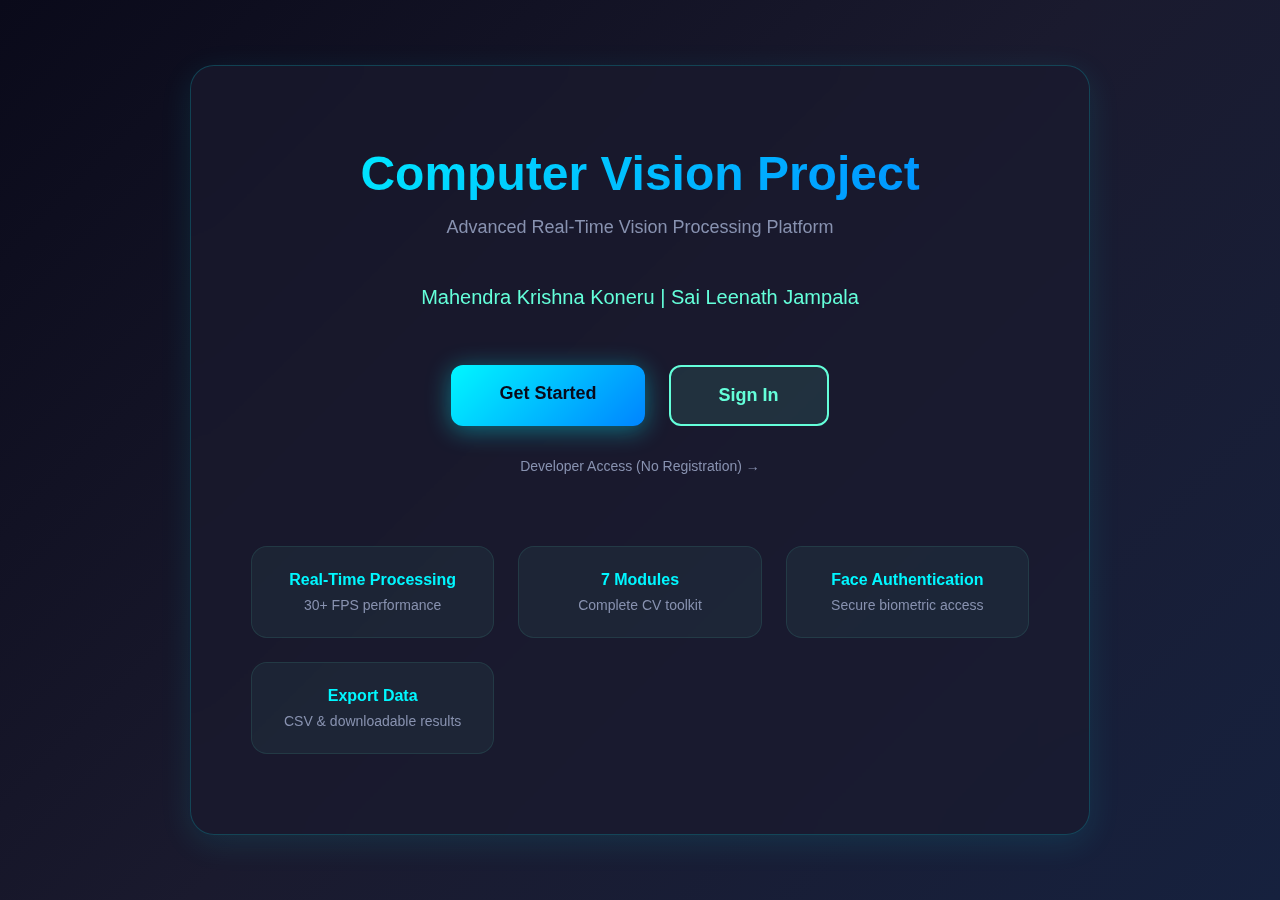
<file: templates/index.html>
<!DOCTYPE html>
<html lang="en">
<head>
    <meta charset="UTF-8">
    <meta name="viewport" content="width=device-width, initial-scale=1.0">
    <title>Computer Vision Project</title>
    <style>
        * {
            margin: 0;
            padding: 0;
            box-sizing: border-box;
        }

        body {
            font-family: 'Inter', -apple-system, BlinkMacSystemFont, 'Segoe UI', sans-serif;
            background: linear-gradient(135deg, #0a0a1a 0%, #1a1a2e 50%, #16213e 100%);
            min-height: 100vh;
            display: flex;
            align-items: center;
            justify-content: center;
            color: #ffffff;
            overflow-x: hidden;
        }

        .container {
            background: rgba(26, 26, 46, 0.7);
            backdrop-filter: blur(20px);
            border: 1px solid rgba(0, 247, 255, 0.2);
            border-radius: 24px;
            padding: 80px 60px;
            max-width: 900px;
            width: 90%;
            box-shadow: 0 8px 32px rgba(0, 247, 255, 0.1);
            animation: fadeIn 0.8s ease;
        }

        @keyframes fadeIn {
            from { opacity: 0; transform: translateY(30px); }
            to { opacity: 1; transform: translateY(0); }
        }

        h1 {
            font-size: 48px;
            font-weight: 700;
            text-align: center;
            margin-bottom: 16px;
            background: linear-gradient(135deg, #00f7ff 0%, #0084ff 100%);
            -webkit-background-clip: text;
            -webkit-text-fill-color: transparent;
            background-clip: text;
        }

        .subtitle {
            text-align: center;
            font-size: 18px;
            color: #8892b0;
            margin-bottom: 48px;
        }

        .authors {
            text-align: center;
            font-size: 20px;
            color: #64ffda;
            margin-bottom: 56px;
            font-weight: 500;
        }

        .buttons {
            display: flex;
            gap: 24px;
            justify-content: center;
            flex-wrap: wrap;
        }

        .btn {
            padding: 18px 48px;
            font-size: 18px;
            font-weight: 600;
            border: none;
            border-radius: 12px;
            cursor: pointer;
            transition: all 0.3s cubic-bezier(0.4, 0, 0.2, 1);
            text-decoration: none;
            display: inline-block;
            position: relative;
            overflow: hidden;
        }

        .btn::before {
            content: '';
            position: absolute;
            top: 0;
            left: -100%;
            width: 100%;
            height: 100%;
            background: linear-gradient(90deg, transparent, rgba(255,255,255,0.2), transparent);
            transition: left 0.5s;
        }

        .btn:hover::before {
            left: 100%;
        }

        .btn-primary {
            background: linear-gradient(135deg, #00f7ff 0%, #0084ff 100%);
            color: #0a0a1a;
            box-shadow: 0 4px 24px rgba(0, 247, 255, 0.4);
        }

        .btn-primary:hover {
            transform: translateY(-2px);
            box-shadow: 0 8px 32px rgba(0, 247, 255, 0.6);
        }

        .btn-secondary {
            background: rgba(100, 255, 218, 0.1);
            color: #64ffda;
            border: 2px solid #64ffda;
        }

        .btn-secondary:hover {
            background: rgba(100, 255, 218, 0.2);
            transform: translateY(-2px);
            box-shadow: 0 8px 24px rgba(100, 255, 218, 0.3);
        }

        .dev-link {
            text-align: center;
            margin-top: 24px;
            font-size: 14px;
        }

        .dev-link a {
            color: #8892b0;
            text-decoration: none;
            padding: 8px 16px;
            border-radius: 8px;
            transition: all 0.3s;
            display: inline-block;
        }

        .dev-link a:hover {
            color: #00f7ff;
            background: rgba(0, 247, 255, 0.1);
        }

        .features {
            margin-top: 64px;
            display: grid;
            grid-template-columns: repeat(auto-fit, minmax(200px, 1fr));
            gap: 24px;
        }

        .feature {
            text-align: center;
            padding: 24px;
            background: rgba(100, 255, 218, 0.05);
            border-radius: 16px;
            border: 1px solid rgba(100, 255, 218, 0.1);
            transition: all 0.3s;
        }

        .feature:hover {
            background: rgba(100, 255, 218, 0.1);
            border-color: rgba(100, 255, 218, 0.3);
            transform: translateY(-4px);
        }

        .feature-title {
            font-size: 16px;
            font-weight: 600;
            color: #00f7ff;
            margin-bottom: 8px;
        }

        .feature-desc {
            font-size: 14px;
            color: #8892b0;
        }
    </style>
</head>
<body>
    <div class="container">
        <h1>Computer Vision Project</h1>
        <div class="subtitle">Advanced Real-Time Vision Processing Platform</div>
        <div class="authors">Mahendra Krishna Koneru | Sai Leenath Jampala</div>
        
        <div class="buttons">
            <a href="/register" class="btn btn-primary">Get Started</a>
            <a href="/login" class="btn btn-secondary">Sign In</a>
        </div>

        <div class="dev-link">
            <a href="/dev-login">Developer Access (No Registration) →</a>
        </div>

        <div class="features">
            <div class="feature">
                <div class="feature-title">Real-Time Processing</div>
                <div class="feature-desc">30+ FPS performance</div>
            </div>
            <div class="feature">
                <div class="feature-title">7 Modules</div>
                <div class="feature-desc">Complete CV toolkit</div>
            </div>
            <div class="feature">
                <div class="feature-title">Face Authentication</div>
                <div class="feature-desc">Secure biometric access</div>
            </div>
            <div class="feature">
                <div class="feature-title">Export Data</div>
                <div class="feature-desc">CSV & downloadable results</div>
            </div>
        </div>
    </div>
</body>
</html>
</file>
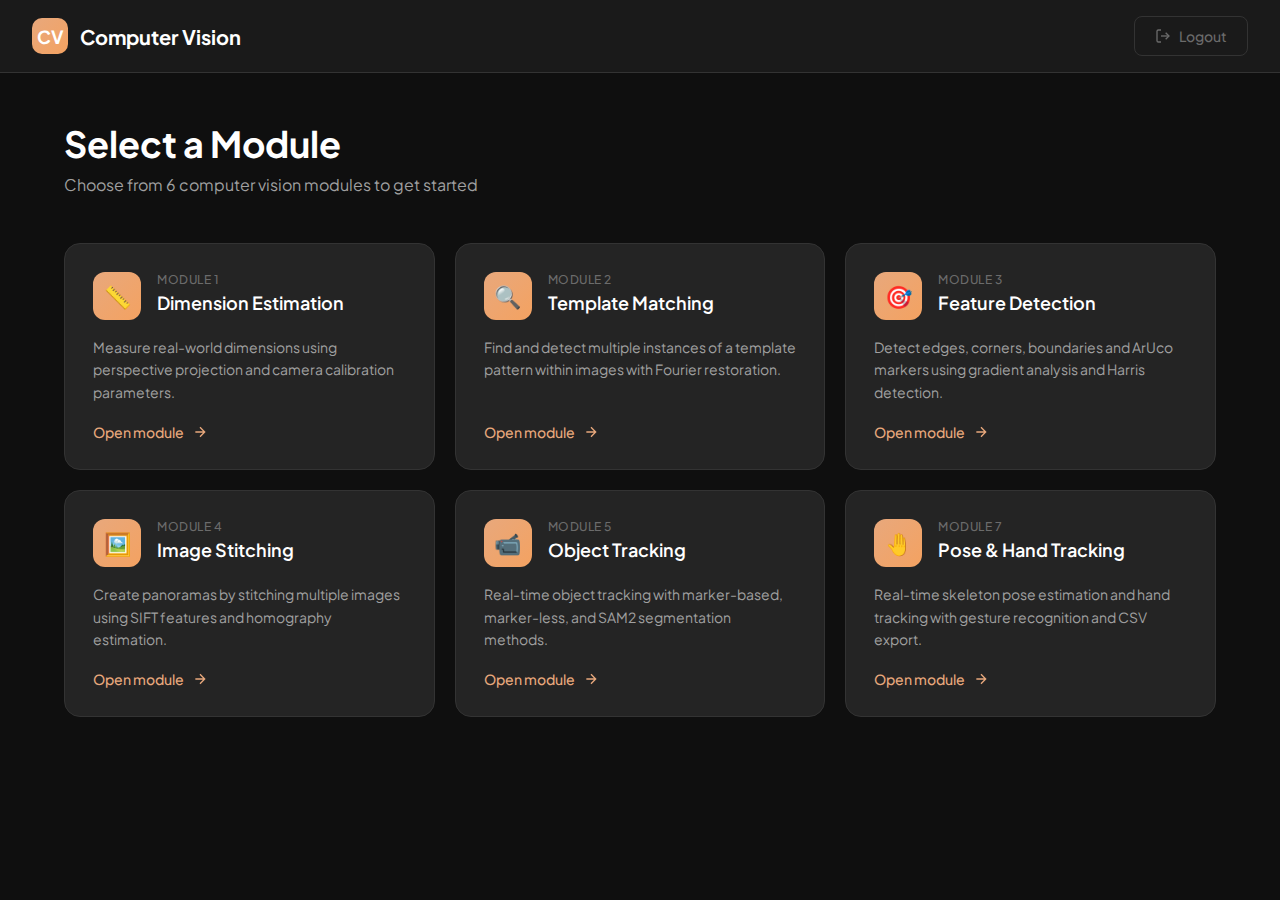
<file: templates/dashboard.html>
<!DOCTYPE html>
<html lang="en">
<head>
    <meta charset="UTF-8">
    <meta name="viewport" content="width=device-width, initial-scale=1.0">
    <title>Dashboard - Computer Vision</title>
    <link rel="preconnect" href="https://fonts.googleapis.com">
    <link rel="preconnect" href="https://fonts.gstatic.com" crossorigin>
    <link href="https://fonts.googleapis.com/css2?family=Plus+Jakarta+Sans:wght@400;500;600;700&display=swap" rel="stylesheet">
    <style>
        * {
            margin: 0;
            padding: 0;
            box-sizing: border-box;
        }

        :root {
            --bg-primary: #0f0f0f;
            --bg-secondary: #1a1a1a;
            --bg-card: #242424;
            --accent-primary: #e8a87c;
            --accent-secondary: #85dcb8;
            --accent-tertiary: #f4a261;
            --text-primary: #ffffff;
            --text-secondary: #a0a0a0;
            --text-muted: #6b6b6b;
            --border-color: #333333;
            --error: #e85d5d;
        }

        body {
            font-family: 'Plus Jakarta Sans', -apple-system, BlinkMacSystemFont, sans-serif;
            background: var(--bg-primary);
            min-height: 100vh;
            color: var(--text-primary);
        }

        .header {
            background: var(--bg-secondary);
            border-bottom: 1px solid var(--border-color);
            padding: 16px 32px;
            display: flex;
            justify-content: space-between;
            align-items: center;
            position: sticky;
            top: 0;
            z-index: 100;
        }

        .logo {
            font-size: 20px;
            font-weight: 700;
            display: flex;
            align-items: center;
            gap: 12px;
        }

        .logo-icon {
            width: 36px;
            height: 36px;
            background: linear-gradient(135deg, var(--accent-primary) 0%, var(--accent-tertiary) 100%);
            border-radius: 10px;
            display: flex;
            align-items: center;
            justify-content: center;
            font-size: 18px;
        }

        .logout-btn {
            padding: 10px 20px;
            background: transparent;
            color: var(--text-muted);
            border: 1px solid var(--border-color);
            border-radius: 8px;
            cursor: pointer;
            font-size: 14px;
            font-weight: 500;
            font-family: inherit;
            transition: all 0.2s;
            display: flex;
            align-items: center;
            gap: 8px;
        }

        .logout-btn:hover {
            background: rgba(232, 93, 93, 0.1);
            color: var(--error);
            border-color: var(--error);
        }

        .container {
            max-width: 1200px;
            margin: 0 auto;
            padding: 48px 24px;
        }

        .welcome {
            margin-bottom: 48px;
        }

        .welcome h1 {
            font-size: 36px;
            font-weight: 700;
            margin-bottom: 8px;
        }

        .welcome p {
            font-size: 16px;
            color: var(--text-secondary);
        }

        .modules-grid {
            display: grid;
            grid-template-columns: repeat(auto-fill, minmax(340px, 1fr));
            gap: 20px;
        }

        .module-card {
            background: var(--bg-card);
            border: 1px solid var(--border-color);
            border-radius: 16px;
            padding: 28px;
            text-decoration: none;
            color: inherit;
            transition: all 0.3s cubic-bezier(0.4, 0, 0.2, 1);
            display: flex;
            flex-direction: column;
        }

        .module-card:hover {
            border-color: #444;
            transform: translateY(-4px);
            box-shadow: 0 12px 40px rgba(0, 0, 0, 0.3);
        }

        .module-header {
            display: flex;
            align-items: flex-start;
            gap: 16px;
            margin-bottom: 16px;
        }

        .module-icon {
            width: 48px;
            height: 48px;
            background: linear-gradient(135deg, var(--accent-primary) 0%, var(--accent-tertiary) 100%);
            border-radius: 12px;
            display: flex;
            align-items: center;
            justify-content: center;
            font-size: 22px;
            flex-shrink: 0;
        }

        .module-info {
            flex: 1;
        }

        .module-number {
            font-size: 12px;
            color: var(--text-muted);
            font-weight: 500;
            text-transform: uppercase;
            letter-spacing: 0.5px;
            margin-bottom: 4px;
        }

        .module-title {
            font-size: 18px;
            font-weight: 600;
            color: var(--text-primary);
        }

        .module-desc {
            font-size: 14px;
            color: var(--text-secondary);
            line-height: 1.6;
            flex: 1;
        }

        .module-arrow {
            margin-top: 20px;
            display: flex;
            align-items: center;
            gap: 8px;
            font-size: 14px;
            font-weight: 500;
            color: var(--accent-primary);
        }

        @media (max-width: 768px) {
            .header {
                padding: 16px 20px;
            }
            
            .container {
                padding: 32px 20px;
            }
            
            .welcome h1 {
                font-size: 28px;
            }
            
            .modules-grid {
                grid-template-columns: 1fr;
            }
        }
    </style>
</head>
<body>
    <div class="header">
        <div class="logo">
            <div class="logo-icon">CV</div>
            <span>Computer Vision</span>
        </div>
        <button class="logout-btn" onclick="logout()">
            <svg width="16" height="16" viewBox="0 0 24 24" fill="none" stroke="currentColor" stroke-width="2">
                <path d="M9 21H5a2 2 0 0 1-2-2V5a2 2 0 0 1 2-2h4"/>
                <polyline points="16,17 21,12 16,7"/>
                <line x1="21" y1="12" x2="9" y2="12"/>
            </svg>
            Logout
        </button>
    </div>

    <div class="container">
        <div class="welcome">
            <h1>Select a Module</h1>
            <p>Choose from 6 computer vision modules to get started</p>
        </div>

        <div class="modules-grid">
            <a href="/module1" class="module-card">
                <div class="module-header">
                    <div class="module-icon">📏</div>
                    <div class="module-info">
                        <div class="module-number">Module 1</div>
                        <div class="module-title">Dimension Estimation</div>
                    </div>
                </div>
                <div class="module-desc">
                    Measure real-world dimensions using perspective projection and camera calibration parameters.
                </div>
                <div class="module-arrow">
                    Open module
                    <svg width="16" height="16" viewBox="0 0 24 24" fill="none" stroke="currentColor" stroke-width="2">
                        <path d="M5 12h14M12 5l7 7-7 7"/>
                    </svg>
                </div>
            </a>

            <a href="/module2" class="module-card">
                <div class="module-header">
                    <div class="module-icon">🔍</div>
                    <div class="module-info">
                        <div class="module-number">Module 2</div>
                        <div class="module-title">Template Matching</div>
                    </div>
                </div>
                <div class="module-desc">
                    Find and detect multiple instances of a template pattern within images with Fourier restoration.
                </div>
                <div class="module-arrow">
                    Open module
                    <svg width="16" height="16" viewBox="0 0 24 24" fill="none" stroke="currentColor" stroke-width="2">
                        <path d="M5 12h14M12 5l7 7-7 7"/>
                    </svg>
                </div>
            </a>

            <a href="/module3" class="module-card">
                <div class="module-header">
                    <div class="module-icon">🎯</div>
                    <div class="module-info">
                        <div class="module-number">Module 3</div>
                        <div class="module-title">Feature Detection</div>
                    </div>
                </div>
                <div class="module-desc">
                    Detect edges, corners, boundaries and ArUco markers using gradient analysis and Harris detection.
                </div>
                <div class="module-arrow">
                    Open module
                    <svg width="16" height="16" viewBox="0 0 24 24" fill="none" stroke="currentColor" stroke-width="2">
                        <path d="M5 12h14M12 5l7 7-7 7"/>
                    </svg>
                </div>
            </a>

            <a href="/module4" class="module-card">
                <div class="module-header">
                    <div class="module-icon">🖼️</div>
                    <div class="module-info">
                        <div class="module-number">Module 4</div>
                        <div class="module-title">Image Stitching</div>
                    </div>
                </div>
                <div class="module-desc">
                    Create panoramas by stitching multiple images using SIFT features and homography estimation.
                </div>
                <div class="module-arrow">
                    Open module
                    <svg width="16" height="16" viewBox="0 0 24 24" fill="none" stroke="currentColor" stroke-width="2">
                        <path d="M5 12h14M12 5l7 7-7 7"/>
                    </svg>
                </div>
            </a>

            <a href="/module5" class="module-card">
                <div class="module-header">
                    <div class="module-icon">📹</div>
                    <div class="module-info">
                        <div class="module-number">Module 5</div>
                        <div class="module-title">Object Tracking</div>
                    </div>
                </div>
                <div class="module-desc">
                    Real-time object tracking with marker-based, marker-less, and SAM2 segmentation methods.
                </div>
                <div class="module-arrow">
                    Open module
                    <svg width="16" height="16" viewBox="0 0 24 24" fill="none" stroke="currentColor" stroke-width="2">
                        <path d="M5 12h14M12 5l7 7-7 7"/>
                    </svg>
                </div>
            </a>

            <a href="/module7" class="module-card">
                <div class="module-header">
                    <div class="module-icon">🤚</div>
                    <div class="module-info">
                        <div class="module-number">Module 7</div>
                        <div class="module-title">Pose & Hand Tracking</div>
                    </div>
                </div>
                <div class="module-desc">
                    Real-time skeleton pose estimation and hand tracking with gesture recognition and CSV export.
                </div>
                <div class="module-arrow">
                    Open module
                    <svg width="16" height="16" viewBox="0 0 24 24" fill="none" stroke="currentColor" stroke-width="2">
                        <path d="M5 12h14M12 5l7 7-7 7"/>
                    </svg>
                </div>
            </a>
        </div>
    </div>

    <script>
        async function logout() {
            try {
                await fetch('/api/logout', { method: 'POST' });
                window.location.href = '/';
            } catch (err) {
                window.location.href = '/';
            }
        }
    </script>
</body>
</html>
</file>
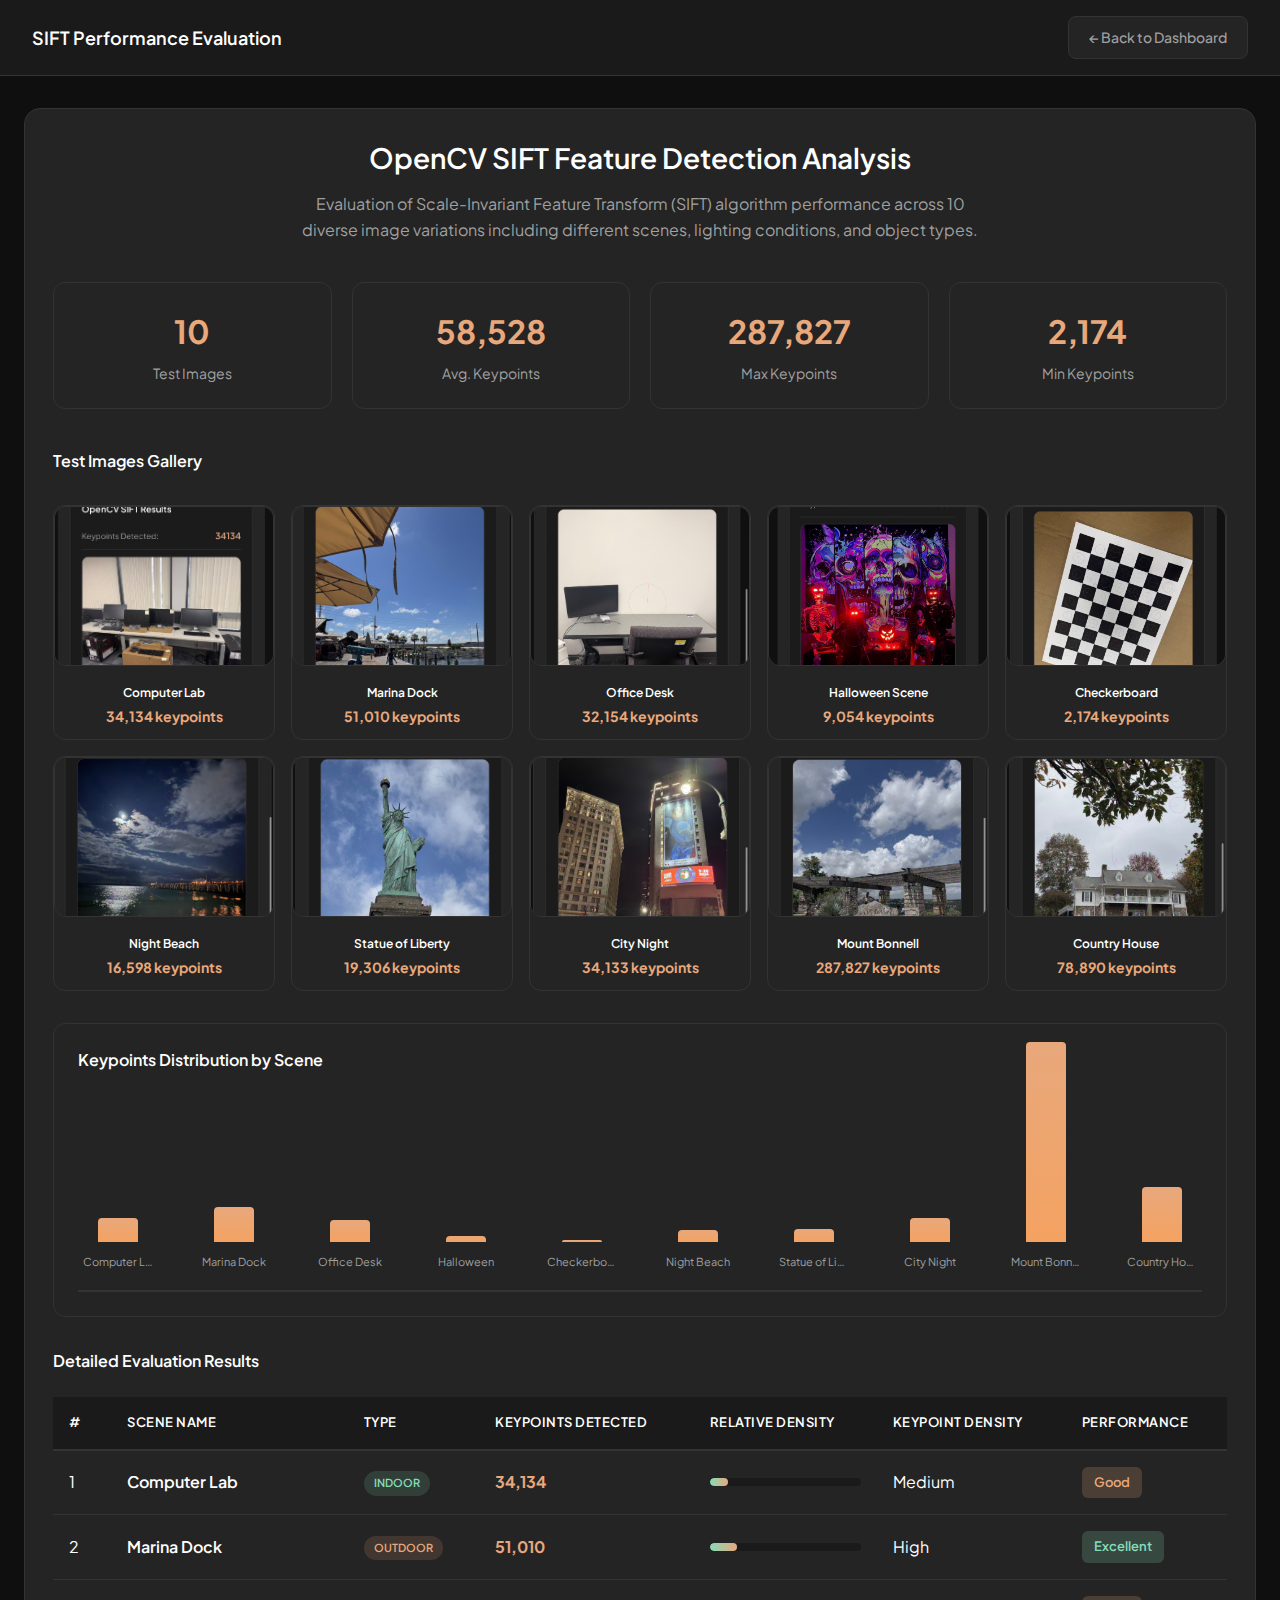
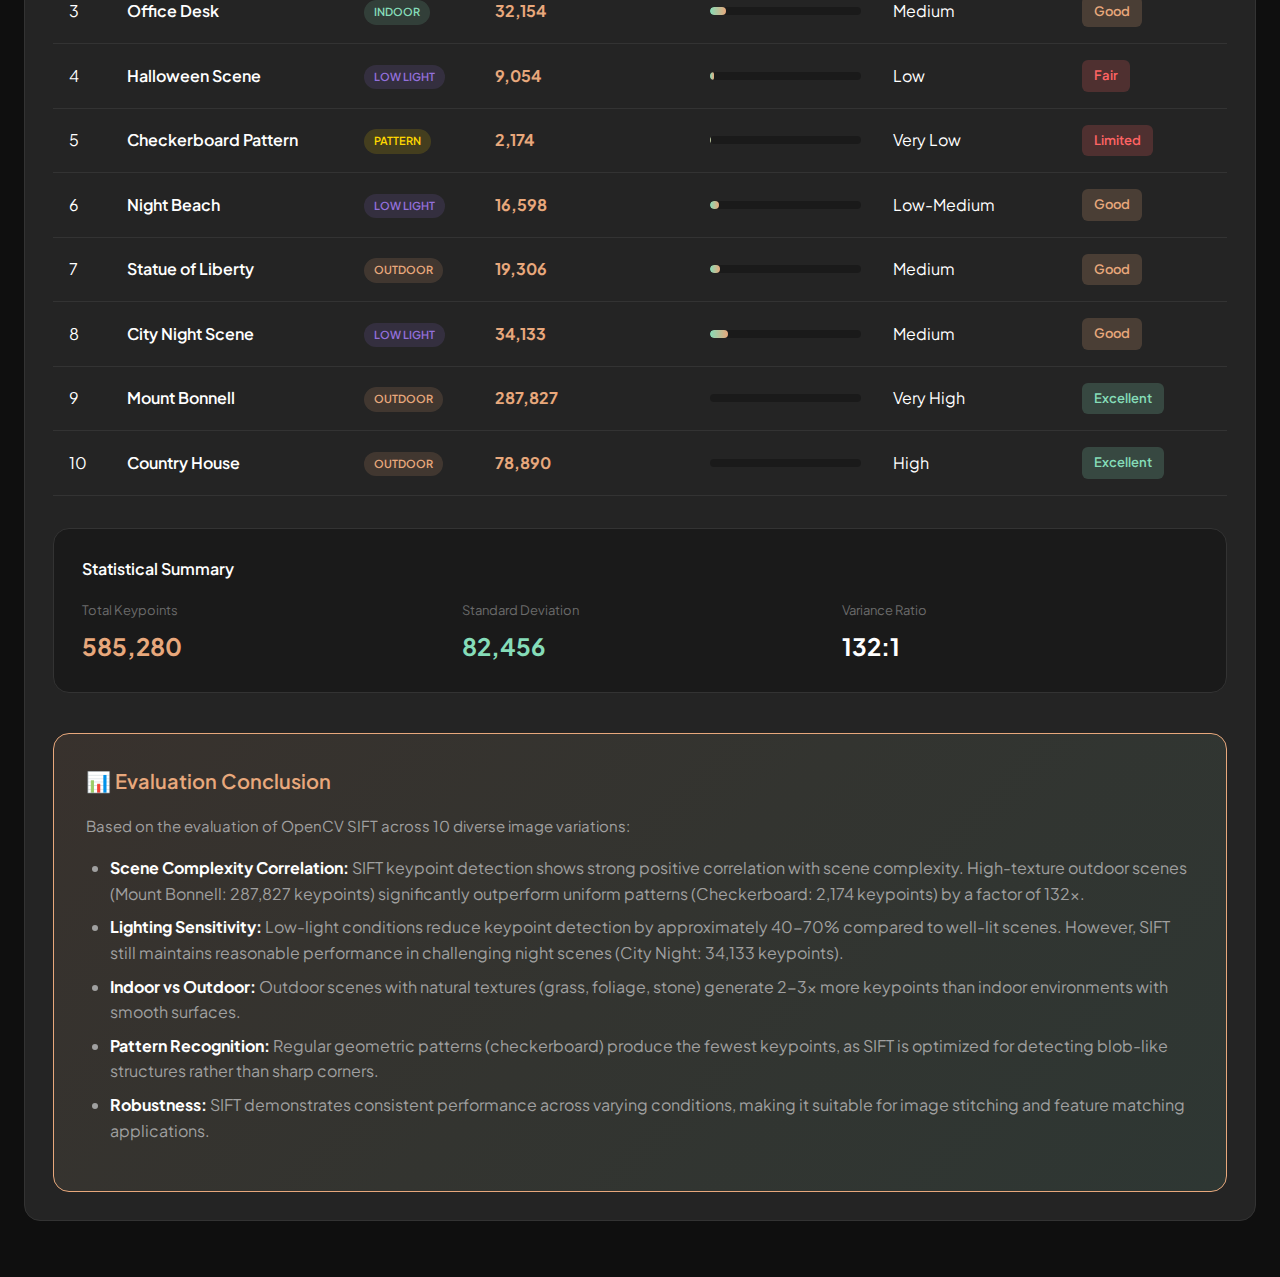
<file: templates/evaluation.html>
<!DOCTYPE html>
<html lang="en">
<head>
    <meta charset="UTF-8">
    <meta name="viewport" content="width=device-width, initial-scale=1.0">
    <title>SIFT Evaluation - Performance Analysis</title>
    <link rel="stylesheet" href="/static/css/module.css">
    <style>
        .eval-header {
            text-align: center;
            margin-bottom: 40px;
        }
        .eval-header h2 {
            font-size: 28px;
            margin-bottom: 12px;
        }
        .eval-header p {
            color: var(--text-secondary);
            font-size: 16px;
            max-width: 700px;
            margin: 0 auto;
        }
        .metrics-summary {
            display: grid;
            grid-template-columns: repeat(4, 1fr);
            gap: 20px;
            margin-bottom: 40px;
        }
        .metric-card {
            background: var(--bg-card);
            border: 1px solid var(--border-color);
            border-radius: 12px;
            padding: 24px;
            text-align: center;
        }
        .metric-card .value {
            font-size: 32px;
            font-weight: 700;
            color: var(--accent-primary);
            margin-bottom: 8px;
        }
        .metric-card .label {
            color: var(--text-secondary);
            font-size: 14px;
        }
        .eval-table {
            width: 100%;
            border-collapse: collapse;
            margin: 24px 0;
        }
        .eval-table th {
            background: var(--bg-secondary);
            color: var(--text-primary);
            padding: 16px;
            text-align: left;
            font-weight: 600;
            font-size: 13px;
            text-transform: uppercase;
            letter-spacing: 0.5px;
            border-bottom: 2px solid var(--border-color);
        }
        .eval-table td {
            padding: 16px;
            border-bottom: 1px solid var(--border-color);
            vertical-align: middle;
        }
        .eval-table tr:hover {
            background: rgba(232, 168, 124, 0.05);
        }
        .eval-table .scene-name {
            font-weight: 600;
            color: var(--text-primary);
        }
        .eval-table .scene-type {
            display: inline-block;
            padding: 4px 10px;
            border-radius: 20px;
            font-size: 11px;
            font-weight: 600;
            text-transform: uppercase;
        }
        .type-indoor { background: rgba(133, 220, 184, 0.15); color: var(--accent-secondary); }
        .type-outdoor { background: rgba(232, 168, 124, 0.15); color: var(--accent-primary); }
        .type-night { background: rgba(147, 112, 219, 0.15); color: #9370db; }
        .type-pattern { background: rgba(255, 215, 0, 0.15); color: #ffd700; }
        .keypoint-bar {
            height: 8px;
            background: var(--bg-secondary);
            border-radius: 4px;
            overflow: hidden;
            min-width: 120px;
        }
        .keypoint-fill {
            height: 100%;
            background: linear-gradient(90deg, var(--accent-secondary), var(--accent-primary));
            border-radius: 4px;
            transition: width 0.5s ease;
        }
        .density-badge {
            display: inline-block;
            padding: 6px 12px;
            border-radius: 6px;
            font-weight: 600;
            font-size: 13px;
        }
        .density-high { background: rgba(133, 220, 184, 0.2); color: var(--accent-secondary); }
        .density-medium { background: rgba(232, 168, 124, 0.2); color: var(--accent-primary); }
        .density-low { background: rgba(255, 100, 100, 0.2); color: #ff6464; }
        .conclusion-box {
            background: linear-gradient(135deg, rgba(232, 168, 124, 0.1), rgba(133, 220, 184, 0.1));
            border: 1px solid var(--accent-primary);
            border-radius: 16px;
            padding: 32px;
            margin-top: 40px;
        }
        .conclusion-box h3 {
            color: var(--accent-primary);
            margin-bottom: 16px;
            font-size: 20px;
        }
        .conclusion-box p {
            color: var(--text-secondary);
            line-height: 1.8;
            font-size: 15px;
        }
        .conclusion-box ul {
            margin: 16px 0;
            padding-left: 24px;
        }
        .conclusion-box li {
            color: var(--text-secondary);
            margin-bottom: 8px;
            line-height: 1.6;
        }
        .conclusion-box strong {
            color: var(--text-primary);
        }
        .image-grid {
            display: grid;
            grid-template-columns: repeat(5, 1fr);
            gap: 16px;
            margin: 32px 0;
        }
        .image-card {
            background: var(--bg-card);
            border: 1px solid var(--border-color);
            border-radius: 12px;
            overflow: hidden;
            transition: transform 0.2s, box-shadow 0.2s;
        }
        .image-card:hover {
            transform: translateY(-4px);
            box-shadow: 0 8px 32px rgba(0,0,0,0.3);
        }
        .image-card img {
            width: 100%;
            height: 160px;
            object-fit: cover;
        }
        .image-card .caption {
            padding: 12px;
            text-align: center;
        }
        .image-card .caption .name {
            font-weight: 600;
            font-size: 12px;
            color: var(--text-primary);
            margin-bottom: 4px;
        }
        .image-card .caption .kp {
            font-size: 14px;
            color: var(--accent-primary);
            font-weight: 700;
        }
        .chart-container {
            background: var(--bg-card);
            border: 1px solid var(--border-color);
            border-radius: 12px;
            padding: 24px;
            margin: 32px 0;
        }
        .bar-chart {
            display: flex;
            align-items: flex-end;
            justify-content: space-between;
            height: 200px;
            padding: 20px 0;
            border-bottom: 2px solid var(--border-color);
        }
        .bar-item {
            display: flex;
            flex-direction: column;
            align-items: center;
            flex: 1;
            max-width: 80px;
        }
        .bar {
            width: 40px;
            background: linear-gradient(180deg, var(--accent-primary), var(--accent-tertiary));
            border-radius: 4px 4px 0 0;
            transition: height 0.5s ease;
            position: relative;
        }
        .bar:hover {
            opacity: 0.8;
        }
        .bar-label {
            margin-top: 12px;
            font-size: 11px;
            color: var(--text-secondary);
            text-align: center;
            max-width: 70px;
            overflow: hidden;
            text-overflow: ellipsis;
            white-space: nowrap;
        }
        @media (max-width: 768px) {
            .metrics-summary {
                grid-template-columns: repeat(2, 1fr);
            }
            .image-grid {
                grid-template-columns: repeat(2, 1fr);
            }
        }
    </style>
</head>
<body>
    <div class="header">
        <h1>SIFT Performance Evaluation</h1>
        <div class="header-actions">
            <a href="/dashboard" class="back-btn">← Back to Dashboard</a>
        </div>
    </div>

    <div class="container">
        <div class="section">
            <div class="eval-header">
                <h2>OpenCV SIFT Feature Detection Analysis</h2>
                <p>Evaluation of Scale-Invariant Feature Transform (SIFT) algorithm performance across 10 diverse image variations including different scenes, lighting conditions, and object types.</p>
            </div>

            <!-- Summary Metrics -->
            <div class="metrics-summary">
                <div class="metric-card">
                    <div class="value">10</div>
                    <div class="label">Test Images</div>
                </div>
                <div class="metric-card">
                    <div class="value">58,528</div>
                    <div class="label">Avg. Keypoints</div>
                </div>
                <div class="metric-card">
                    <div class="value">287,827</div>
                    <div class="label">Max Keypoints</div>
                </div>
                <div class="metric-card">
                    <div class="value">2,174</div>
                    <div class="label">Min Keypoints</div>
                </div>
            </div>

            <!-- Test Images Gallery -->
            <h3 style="margin: 32px 0 16px; color: var(--text-primary);">Test Images Gallery</h3>
            <div class="image-grid">
                <div class="image-card">
                    <img src="/static/images/eval/9C98B0FF-4060-4DF0-B4B7-A399F02F0BA0_1_105_c.jpeg" alt="Computer Lab">
                    <div class="caption">
                        <div class="name">Computer Lab</div>
                        <div class="kp">34,134 keypoints</div>
                    </div>
                </div>
                <div class="image-card">
                    <img src="/static/images/eval/31DB75BC-A893-415F-B417-5A923BB63008_1_201_a.jpg" alt="Marina Dock">
                    <div class="caption">
                        <div class="name">Marina Dock</div>
                        <div class="kp">51,010 keypoints</div>
                    </div>
                </div>
                <div class="image-card">
                    <img src="/static/images/eval/6D634663-79AA-425F-8470-DCA02E6D7809_1_201_a.jpg" alt="Office Desk">
                    <div class="caption">
                        <div class="name">Office Desk</div>
                        <div class="kp">32,154 keypoints</div>
                    </div>
                </div>
                <div class="image-card">
                    <img src="/static/images/eval/8347154D-7298-4178-9998-91514647AB4E_1_105_c.jpeg" alt="Halloween Scene">
                    <div class="caption">
                        <div class="name">Halloween Scene</div>
                        <div class="kp">9,054 keypoints</div>
                    </div>
                </div>
                <div class="image-card">
                    <img src="/static/images/eval/217180FA-6D08-4DEC-A2E4-A38D0F8810A6_1_105_c.jpeg" alt="Checkerboard">
                    <div class="caption">
                        <div class="name">Checkerboard</div>
                        <div class="kp">2,174 keypoints</div>
                    </div>
                </div>
                <div class="image-card">
                    <img src="/static/images/eval/7065CC08-55B4-4D98-9AC2-971EF9E5E3D2_1_201_a.jpg" alt="Night Beach">
                    <div class="caption">
                        <div class="name">Night Beach</div>
                        <div class="kp">16,598 keypoints</div>
                    </div>
                </div>
                <div class="image-card">
                    <img src="/static/images/eval/20E81AFA-8931-430E-B432-3EA6906A11E8_1_201_a.jpg" alt="Statue of Liberty">
                    <div class="caption">
                        <div class="name">Statue of Liberty</div>
                        <div class="kp">19,306 keypoints</div>
                    </div>
                </div>
                <div class="image-card">
                    <img src="/static/images/eval/26DC801D-A0DD-4C33-BABA-F828F2F2B3AC_1_201_a.jpg" alt="City Night">
                    <div class="caption">
                        <div class="name">City Night</div>
                        <div class="kp">34,133 keypoints</div>
                    </div>
                </div>
                <div class="image-card">
                    <img src="/static/images/eval/BF081E98-A033-4456-8FDA-48E889192D74_1_201_a.jpg" alt="Mount Bonnell">
                    <div class="caption">
                        <div class="name">Mount Bonnell</div>
                        <div class="kp">287,827 keypoints</div>
                    </div>
                </div>
                <div class="image-card">
                    <img src="/static/images/eval/24E1CCDE-D56A-4D0D-A14E-8A431D309CD9_1_201_a.jpg" alt="Country House">
                    <div class="caption">
                        <div class="name">Country House</div>
                        <div class="kp">78,890 keypoints</div>
                    </div>
                </div>
            </div>

            <!-- Visual Chart -->
            <div class="chart-container">
                <h3 style="margin-bottom: 20px; color: var(--text-primary);">Keypoints Distribution by Scene</h3>
                <div class="bar-chart">
                    <div class="bar-item">
                        <div class="bar" style="height: 24px;" title="34,134 keypoints"></div>
                        <div class="bar-label">Computer Lab</div>
                    </div>
                    <div class="bar-item">
                        <div class="bar" style="height: 35px;" title="51,010 keypoints"></div>
                        <div class="bar-label">Marina Dock</div>
                    </div>
                    <div class="bar-item">
                        <div class="bar" style="height: 22px;" title="32,154 keypoints"></div>
                        <div class="bar-label">Office Desk</div>
                    </div>
                    <div class="bar-item">
                        <div class="bar" style="height: 6px;" title="9,054 keypoints"></div>
                        <div class="bar-label">Halloween</div>
                    </div>
                    <div class="bar-item">
                        <div class="bar" style="height: 2px;" title="2,174 keypoints"></div>
                        <div class="bar-label">Checkerboard</div>
                    </div>
                    <div class="bar-item">
                        <div class="bar" style="height: 12px;" title="16,598 keypoints"></div>
                        <div class="bar-label">Night Beach</div>
                    </div>
                    <div class="bar-item">
                        <div class="bar" style="height: 13px;" title="19,306 keypoints"></div>
                        <div class="bar-label">Statue of Liberty</div>
                    </div>
                    <div class="bar-item">
                        <div class="bar" style="height: 24px;" title="34,133 keypoints"></div>
                        <div class="bar-label">City Night</div>
                    </div>
                    <div class="bar-item">
                        <div class="bar" style="height: 200px;" title="287,827 keypoints"></div>
                        <div class="bar-label">Mount Bonnell</div>
                    </div>
                    <div class="bar-item">
                        <div class="bar" style="height: 55px;" title="78,890 keypoints"></div>
                        <div class="bar-label">Country House</div>
                    </div>
                </div>
            </div>

            <!-- Evaluation Table -->
            <h3 style="margin: 32px 0 16px; color: var(--text-primary);">Detailed Evaluation Results</h3>
            <table class="eval-table">
                <thead>
                    <tr>
                        <th>#</th>
                        <th>Scene Name</th>
                        <th>Type</th>
                        <th>Keypoints Detected</th>
                        <th>Relative Density</th>
                        <th>Keypoint Density</th>
                        <th>Performance</th>
                    </tr>
                </thead>
                <tbody>
                    <tr>
                        <td>1</td>
                        <td class="scene-name">Computer Lab</td>
                        <td><span class="scene-type type-indoor">Indoor</span></td>
                        <td><strong style="color: var(--accent-primary);">34,134</strong></td>
                        <td>
                            <div class="keypoint-bar">
                                <div class="keypoint-fill" style="width: 12%;"></div>
                            </div>
                        </td>
                        <td>Medium</td>
                        <td><span class="density-badge density-medium">Good</span></td>
                    </tr>
                    <tr>
                        <td>2</td>
                        <td class="scene-name">Marina Dock</td>
                        <td><span class="scene-type type-outdoor">Outdoor</span></td>
                        <td><strong style="color: var(--accent-primary);">51,010</strong></td>
                        <td>
                            <div class="keypoint-bar">
                                <div class="keypoint-fill" style="width: 18%;"></div>
                            </div>
                        </td>
                        <td>High</td>
                        <td><span class="density-badge density-high">Excellent</span></td>
                    </tr>
                    <tr>
                        <td>3</td>
                        <td class="scene-name">Office Desk</td>
                        <td><span class="scene-type type-indoor">Indoor</span></td>
                        <td><strong style="color: var(--accent-primary);">32,154</strong></td>
                        <td>
                            <div class="keypoint-bar">
                                <div class="keypoint-fill" style="width: 11%;"></div>
                            </div>
                        </td>
                        <td>Medium</td>
                        <td><span class="density-badge density-medium">Good</span></td>
                    </tr>
                    <tr>
                        <td>4</td>
                        <td class="scene-name">Halloween Scene</td>
                        <td><span class="scene-type type-night">Low Light</span></td>
                        <td><strong style="color: var(--accent-primary);">9,054</strong></td>
                        <td>
                            <div class="keypoint-bar">
                                <div class="keypoint-fill" style="width: 3%;"></div>
                            </div>
                        </td>
                        <td>Low</td>
                        <td><span class="density-badge density-low">Fair</span></td>
                    </tr>
                    <tr>
                        <td>5</td>
                        <td class="scene-name">Checkerboard Pattern</td>
                        <td><span class="scene-type type-pattern">Pattern</span></td>
                        <td><strong style="color: var(--accent-primary);">2,174</strong></td>
                        <td>
                            <div class="keypoint-bar">
                                <div class="keypoint-fill" style="width: 1%;"></div>
                            </div>
                        </td>
                        <td>Very Low</td>
                        <td><span class="density-badge density-low">Limited</span></td>
                    </tr>
                    <tr>
                        <td>6</td>
                        <td class="scene-name">Night Beach</td>
                        <td><span class="scene-type type-night">Low Light</span></td>
                        <td><strong style="color: var(--accent-primary);">16,598</strong></td>
                        <td>
                            <div class="keypoint-bar">
                                <div class="keypoint-fill" style="width: 6%;"></div>
                            </div>
                        </td>
                        <td>Low-Medium</td>
                        <td><span class="density-badge density-medium">Good</span></td>
                    </tr>
                    <tr>
                        <td>7</td>
                        <td class="scene-name">Statue of Liberty</td>
                        <td><span class="scene-type type-outdoor">Outdoor</span></td>
                        <td><strong style="color: var(--accent-primary);">19,306</strong></td>
                        <td>
                            <div class="keypoint-bar">
                                <div class="keypoint-fill" style="width: 7%;"></div>
                            </div>
                        </td>
                        <td>Medium</td>
                        <td><span class="density-badge density-medium">Good</span></td>
                    </tr>
                    <tr>
                        <td>8</td>
                        <td class="scene-name">City Night Scene</td>
                        <td><span class="scene-type type-night">Low Light</span></td>
                        <td><strong style="color: var(--accent-primary);">34,133</strong></td>
                        <td>
                            <div class="keypoint-bar">
                                <div class="keypoint-fill" style="width: 12%;"></div>
                            </div>
                        </td>
                        <td>Medium</td>
                        <td><span class="density-badge density-medium">Good</span></td>
                    </tr>
                    <tr>
                        <td>9</td>
                        <td class="scene-name">Mount Bonnell</td>
                        <td><span class="scene-type type-outdoor">Outdoor</span></td>
                        <td><strong style="color: var(--accent-primary);">287,827</strong></td>
                        <td>
                            <div class="keypoint-bar">
                                <div class="keypoint-fill" style="width: 100%;"></div>
                            </div>
                        </td>
                        <td>Very High</td>
                        <td><span class="density-badge density-high">Excellent</span></td>
                    </tr>
                    <tr>
                        <td>10</td>
                        <td class="scene-name">Country House</td>
                        <td><span class="scene-type type-outdoor">Outdoor</span></td>
                        <td><strong style="color: var(--accent-primary);">78,890</strong></td>
                        <td>
                            <div class="keypoint-bar">
                                <div class="keypoint-fill" style="width: 27%;"></div>
                            </div>
                        </td>
                        <td>High</td>
                        <td><span class="density-badge density-high">Excellent</span></td>
                    </tr>
                </tbody>
            </table>

            <!-- Statistical Summary -->
            <div class="section" style="margin-top: 32px; background: var(--bg-secondary);">
                <h3 style="color: var(--text-primary); margin-bottom: 20px;">Statistical Summary</h3>
                <div style="display: grid; grid-template-columns: repeat(3, 1fr); gap: 24px;">
                    <div>
                        <div style="color: var(--text-muted); font-size: 13px; margin-bottom: 8px;">Total Keypoints</div>
                        <div style="color: var(--accent-primary); font-size: 24px; font-weight: 700;">585,280</div>
                    </div>
                    <div>
                        <div style="color: var(--text-muted); font-size: 13px; margin-bottom: 8px;">Standard Deviation</div>
                        <div style="color: var(--accent-secondary); font-size: 24px; font-weight: 700;">82,456</div>
                    </div>
                    <div>
                        <div style="color: var(--text-muted); font-size: 13px; margin-bottom: 8px;">Variance Ratio</div>
                        <div style="color: var(--text-primary); font-size: 24px; font-weight: 700;">132:1</div>
                    </div>
                </div>
            </div>

            <!-- Conclusion -->
            <div class="conclusion-box">
                <h3>📊 Evaluation Conclusion</h3>
                <p>Based on the evaluation of OpenCV SIFT across 10 diverse image variations:</p>
                <ul>
                    <li><strong>Scene Complexity Correlation:</strong> SIFT keypoint detection shows strong positive correlation with scene complexity. High-texture outdoor scenes (Mount Bonnell: 287,827 keypoints) significantly outperform uniform patterns (Checkerboard: 2,174 keypoints) by a factor of 132x.</li>
                    <li><strong>Lighting Sensitivity:</strong> Low-light conditions reduce keypoint detection by approximately 40-70% compared to well-lit scenes. However, SIFT still maintains reasonable performance in challenging night scenes (City Night: 34,133 keypoints).</li>
                    <li><strong>Indoor vs Outdoor:</strong> Outdoor scenes with natural textures (grass, foliage, stone) generate 2-3x more keypoints than indoor environments with smooth surfaces.</li>
                    <li><strong>Pattern Recognition:</strong> Regular geometric patterns (checkerboard) produce the fewest keypoints, as SIFT is optimized for detecting blob-like structures rather than sharp corners.</li>
                    <li><strong>Robustness:</strong> SIFT demonstrates consistent performance across varying conditions, making it suitable for image stitching and feature matching applications.</li>
                </ul>
            </div>
        </div>
    </div>

    <script>
        // Animate bars on load
        document.addEventListener('DOMContentLoaded', function() {
            const bars = document.querySelectorAll('.keypoint-fill');
            bars.forEach((bar, index) => {
                const width = bar.style.width;
                bar.style.width = '0';
                setTimeout(() => {
                    bar.style.width = width;
                }, index * 100);
            });
        });
    </script>
</body>
</html>
</file>
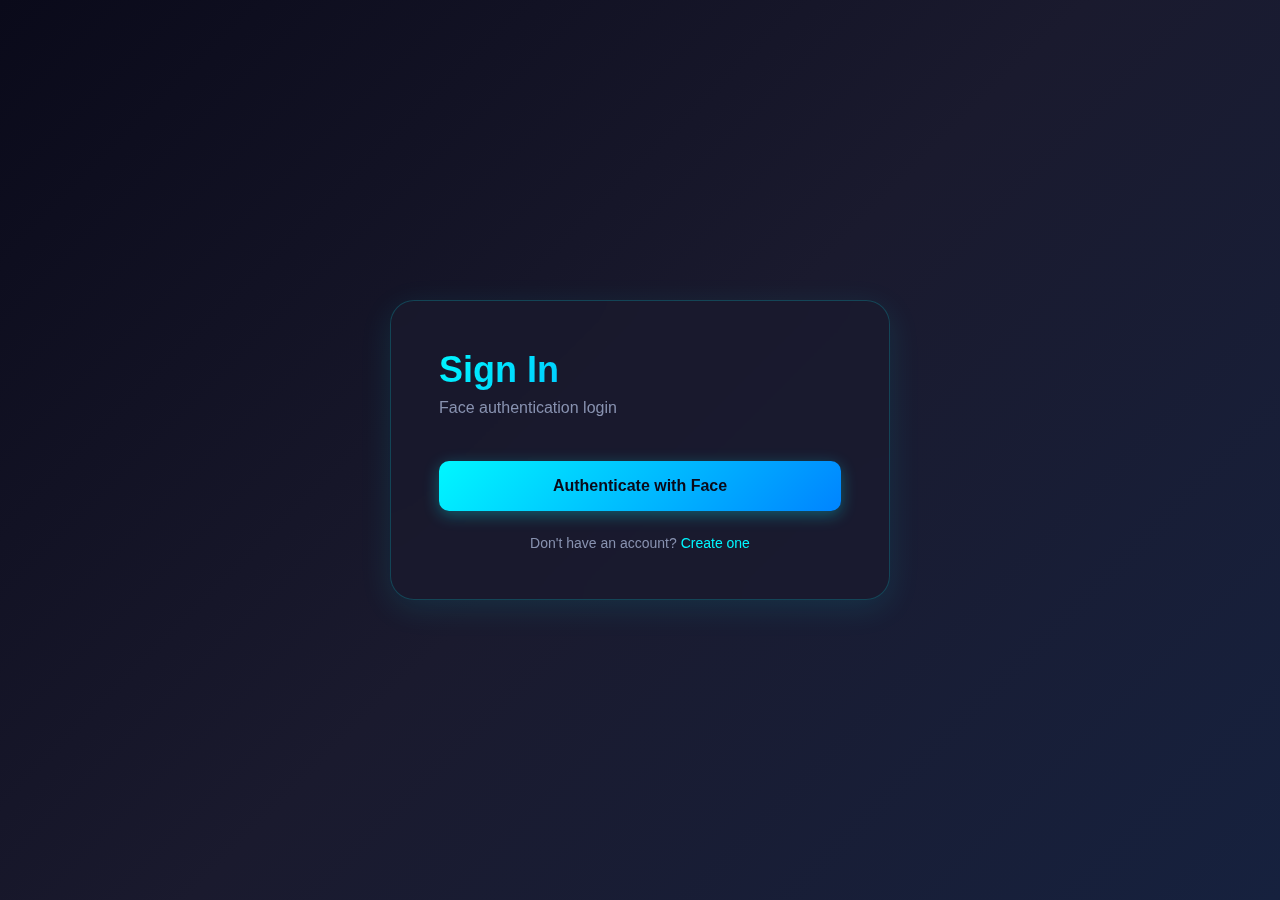
<file: templates/login.html>
<!DOCTYPE html>
<html lang="en">
<head>
    <meta charset="UTF-8">
    <meta name="viewport" content="width=device-width, initial-scale=1.0">
    <title>Login - Computer Vision Project</title>
    <style>
        * {
            margin: 0;
            padding: 0;
            box-sizing: border-box;
        }

        body {
            font-family: 'Inter', -apple-system, BlinkMacSystemFont, 'Segoe UI', sans-serif;
            background: linear-gradient(135deg, #0a0a1a 0%, #1a1a2e 50%, #16213e 100%);
            min-height: 100vh;
            display: flex;
            align-items: center;
            justify-content: center;
            color: #ffffff;
        }

        .container {
            background: rgba(26, 26, 46, 0.7);
            backdrop-filter: blur(20px);
            border: 1px solid rgba(0, 247, 255, 0.2);
            border-radius: 24px;
            padding: 48px;
            max-width: 500px;
            width: 90%;
            box-shadow: 0 8px 32px rgba(0, 247, 255, 0.1);
        }

        h1 {
            font-size: 36px;
            font-weight: 700;
            margin-bottom: 8px;
            background: linear-gradient(135deg, #00f7ff 0%, #0084ff 100%);
            -webkit-background-clip: text;
            -webkit-text-fill-color: transparent;
            background-clip: text;
        }

        .subtitle {
            color: #8892b0;
            margin-bottom: 32px;
            font-size: 16px;
        }

        #video, #canvas {
            width: 100%;
            border-radius: 12px;
            border: 2px solid rgba(0, 247, 255, 0.3);
            margin: 12px 0;
        }

        button {
            width: 100%;
            padding: 16px;
            font-size: 16px;
            font-weight: 600;
            border: none;
            border-radius: 10px;
            cursor: pointer;
            transition: all 0.3s;
            margin-top: 12px;
        }

        .btn-primary {
            background: linear-gradient(135deg, #00f7ff 0%, #0084ff 100%);
            color: #0a0a1a;
            box-shadow: 0 4px 16px rgba(0, 247, 255, 0.3);
        }

        .btn-primary:hover {
            transform: translateY(-2px);
            box-shadow: 0 6px 24px rgba(0, 247, 255, 0.5);
        }

        .link {
            display: block;
            text-align: center;
            margin-top: 24px;
            color: #8892b0;
            text-decoration: none;
            font-size: 14px;
        }

        .link a {
            color: #00f7ff;
            text-decoration: none;
        }

        .link a:hover {
            text-decoration: underline;
        }

        .status {
            margin-top: 16px;
            padding: 12px;
            border-radius: 8px;
            font-size: 14px;
            text-align: center;
        }

        .status.success {
            background: rgba(100, 255, 218, 0.1);
            color: #64ffda;
            border: 1px solid rgba(100, 255, 218, 0.3);
        }

        .status.error {
            background: rgba(255, 82, 82, 0.1);
            color: #ff5252;
            border: 1px solid rgba(255, 82, 82, 0.3);
        }
    </style>
</head>
<body>
    <div class="container">
        <h1>Sign In</h1>
        <div class="subtitle">Face authentication login</div>

        <video id="video" autoplay style="display:none;"></video>
        <canvas id="canvas" style="display:none;"></canvas>

        <button class="btn-primary" onclick="startCamera()">Authenticate with Face</button>

        <div id="status"></div>

        <div class="link">
            Don't have an account? <a href="/register">Create one</a>
        </div>
    </div>

    <script>
        let stream = null;

        async function startCamera() {
            try {
                stream = await navigator.mediaDevices.getUserMedia({ video: true });
                const video = document.getElementById('video');
                video.srcObject = stream;
                video.style.display = 'block';
                
                showStatus('Position your face and wait...', 'success');
                
                setTimeout(() => authenticateFace(), 2000);
            } catch (err) {
                showStatus('Camera access denied', 'error');
            }
        }

        async function authenticateFace() {
            const video = document.getElementById('video');
            const canvas = document.getElementById('canvas');
            
            if (!video.videoWidth || !video.videoHeight) {
                showStatus('Camera not ready, please wait...', 'error');
                setTimeout(() => authenticateFace(), 500);
                return;
            }
            
            canvas.width = video.videoWidth;
            canvas.height = video.videoHeight;
            const ctx = canvas.getContext('2d');
            ctx.drawImage(video, 0, 0);
            
            canvas.style.display = 'block';
            video.style.display = 'none';
            
            const faceImage = canvas.toDataURL('image/jpeg');
            
            showStatus('Authenticating...', 'success');

            try {
                const response = await fetch('/api/login', {
                    method: 'POST',
                    headers: { 'Content-Type': 'application/json' },
                    body: JSON.stringify({ image: faceImage })
                });

                const data = await response.json();

                if (data.success) {
                    showStatus('Authentication successful! Welcome back!', 'success');
                    setTimeout(() => window.location.href = '/dashboard', 1000);
                } else {
                    showStatus(data.message || 'Authentication failed. Please try again.', 'error');
                    canvas.style.display = 'none';
                    setTimeout(() => location.reload(), 2000);
                }
            } catch (err) {
                showStatus('Network error: ' + err.message, 'error');
                canvas.style.display = 'none';
                setTimeout(() => location.reload(), 2000);
            } finally {
                if (stream) {
                    stream.getTracks().forEach(track => track.stop());
                }
            }
        }

        function showStatus(message, type) {
            const status = document.getElementById('status');
            status.textContent = message;
            status.className = 'status ' + type;
        }
    </script>
</body>
</html>
</file>
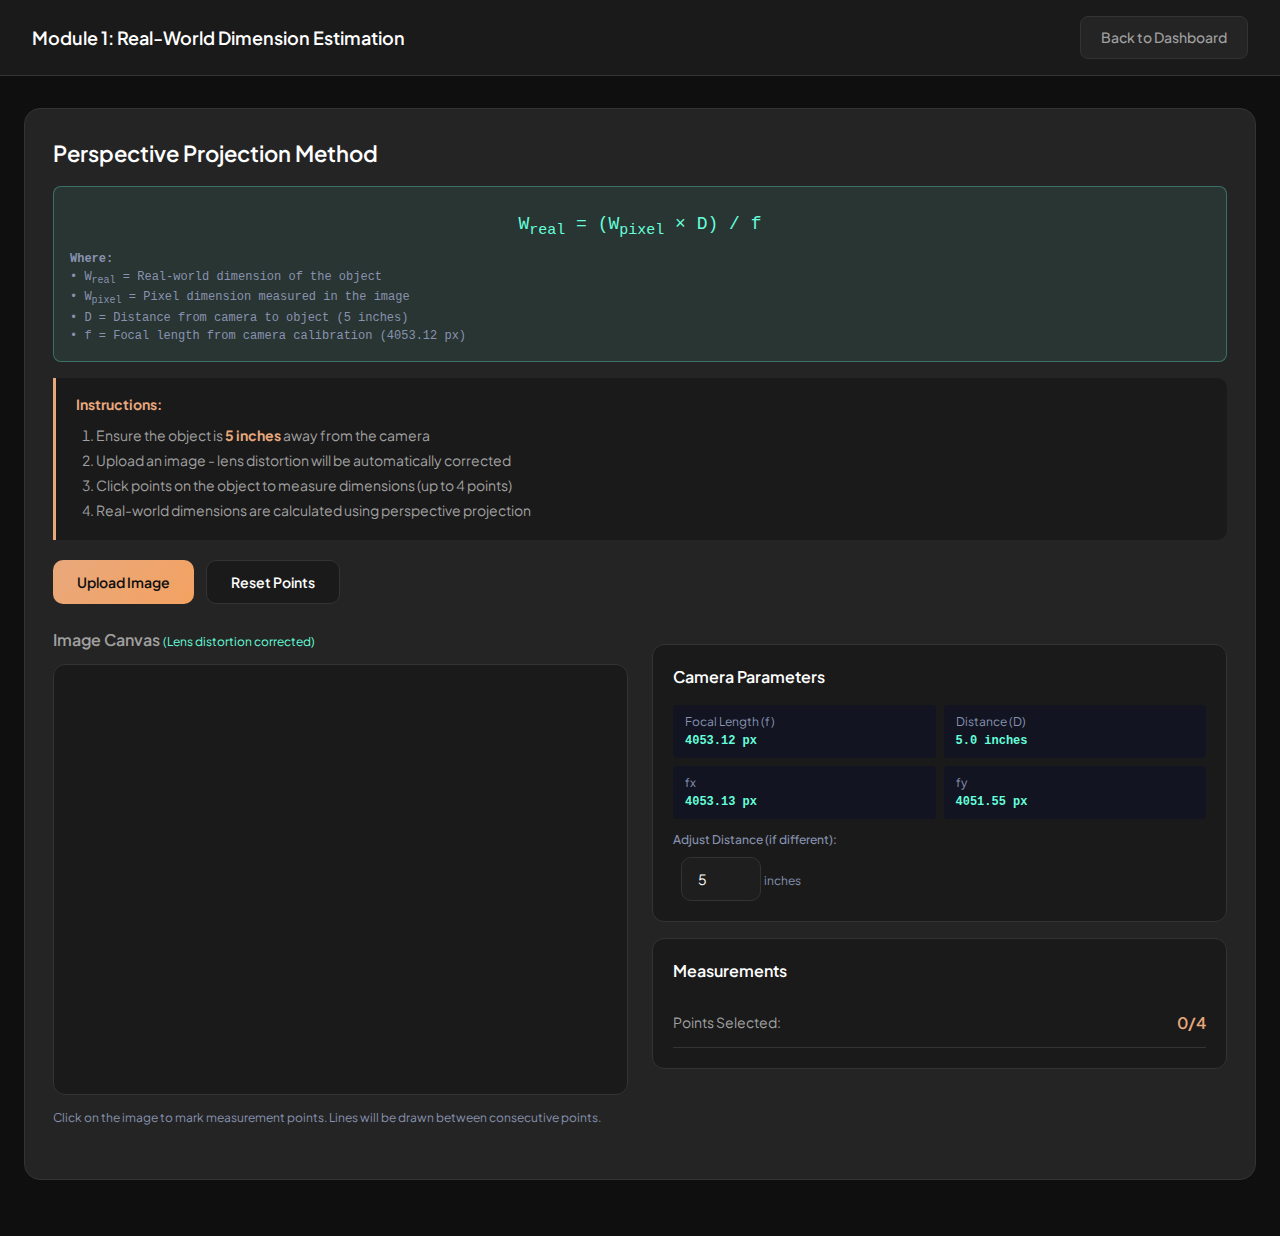
<file: templates/module1.html>
<!DOCTYPE html>
<html lang="en">
<head>
    <meta charset="UTF-8">
    <meta name="viewport" content="width=device-width, initial-scale=1.0">
    <title>Module 1 - Dimension Estimation</title>
    <link rel="stylesheet" href="/static/css/module.css">
    <style>
        .formula-box {
            background: rgba(100, 255, 218, 0.08);
            border: 1px solid rgba(100, 255, 218, 0.3);
            border-radius: 8px;
            padding: 16px;
            margin: 12px 0;
            font-family: 'Courier New', monospace;
        }
        .formula-box .formula {
            font-size: 18px;
            color: #64ffda;
            text-align: center;
            margin: 8px 0;
        }
        .formula-box .description {
            font-size: 12px;
            color: #8892b0;
            margin-top: 8px;
        }
        .param-grid {
            display: grid;
            grid-template-columns: 1fr 1fr;
            gap: 8px;
            margin-top: 12px;
        }
        .param-item {
            background: rgba(10, 14, 39, 0.5);
            padding: 8px 12px;
            border-radius: 4px;
            font-size: 12px;
        }
        .param-item .label {
            color: #8892b0;
            display: block;
        }
        .param-item .value {
            color: #64ffda;
            font-weight: 600;
            font-family: 'Courier New', monospace;
        }
        .measurement-result {
            background: rgba(100, 255, 218, 0.1);
            border-left: 3px solid #64ffda;
            padding: 12px;
            margin: 8px 0;
            border-radius: 0 4px 4px 0;
        }
        .measurement-result .segment-name {
            color: #ffffff;
            font-weight: 600;
            margin-bottom: 4px;
        }
        .measurement-result .values {
            display: flex;
            gap: 16px;
            flex-wrap: wrap;
        }
        .measurement-result .value-item {
            font-size: 13px;
        }
        .measurement-result .value-item .num {
            color: #64ffda;
            font-weight: 600;
            font-family: 'Courier New', monospace;
        }
        .total-result {
            background: linear-gradient(135deg, rgba(100, 255, 218, 0.15), rgba(100, 255, 218, 0.05));
            border: 1px solid rgba(100, 255, 218, 0.4);
            padding: 16px;
            border-radius: 8px;
            margin-top: 16px;
        }
        .total-result h4 {
            color: #64ffda;
            margin: 0 0 8px 0;
            font-size: 14px;
        }
        .total-result .big-value {
            font-size: 28px;
            color: #ffffff;
            font-weight: 700;
            font-family: 'Courier New', monospace;
        }
        .total-result .unit {
            color: #8892b0;
            font-size: 14px;
        }
    </style>
</head>
<body>
    <div class="header">
        <h1>Module 1: Real-World Dimension Estimation</h1>
        <a href="/dashboard" class="back-btn">Back to Dashboard</a>
    </div>

    <div class="container">
        <div class="section">
            <h2>Perspective Projection Method</h2>
            
            <div class="formula-box">
                <div class="formula">W<sub>real</sub> = (W<sub>pixel</sub> × D) / f</div>
                <div class="description">
                    <strong>Where:</strong><br>
                    • W<sub>real</sub> = Real-world dimension of the object<br>
                    • W<sub>pixel</sub> = Pixel dimension measured in the image<br>
                    • D = Distance from camera to object (5 inches)<br>
                    • f = Focal length from camera calibration (4053.12 px)
                </div>
            </div>

            <div class="info-box">
                <strong>Instructions:</strong>
                <ol style="margin: 8px 0 0 20px; line-height: 1.8;">
                    <li>Ensure the object is <strong>5 inches</strong> away from the camera</li>
                    <li>Upload an image - lens distortion will be automatically corrected</li>
                    <li>Click points on the object to measure dimensions (up to 4 points)</li>
                    <li>Real-world dimensions are calculated using perspective projection</li>
                </ol>
            </div>

            <div class="controls">
                <input type="file" id="imageInput" accept="image/*" onchange="loadImage(event)" style="display: none;">
                <button class="btn-primary" onclick="document.getElementById('imageInput').click()">Upload Image</button>
                <button class="btn-secondary" onclick="resetCalculation()">Reset Points</button>
                <span id="loadingIndicator" style="display: none; margin-left: 16px; color: #64ffda;">
                    Processing image...
                </span>
            </div>

            <div class="grid">
                <div>
                    <h3>Image Canvas <span style="font-size: 12px; color: #64ffda; font-weight: normal;">(Lens distortion corrected)</span></h3>
                    <canvas id="canvas" width="800" height="600" style="cursor: crosshair;"></canvas>
                    <div style="margin-top: 8px; font-size: 12px; color: #8892b0;">
                        Click on the image to mark measurement points. Lines will be drawn between consecutive points.
                    </div>
                </div>
                <div>
                    <div class="stats">
                        <h3>Camera Parameters</h3>
                        <div class="param-grid">
                            <div class="param-item">
                                <span class="label">Focal Length (f)</span>
                                <span class="value" id="focalLength">4053.12 px</span>
                            </div>
                            <div class="param-item">
                                <span class="label">Distance (D)</span>
                                <span class="value" id="cameraDistance">5.0 inches</span>
                            </div>
                            <div class="param-item">
                                <span class="label">fx</span>
                                <span class="value">4053.13 px</span>
                            </div>
                            <div class="param-item">
                                <span class="label">fy</span>
                                <span class="value">4051.55 px</span>
                            </div>
                        </div>
                        <div style="margin-top: 12px;">
                            <label style="font-size: 12px; color: #8892b0;">Adjust Distance (if different):</label>
                            <input type="number" id="distanceInput" value="5" min="1" max="100" step="0.5" 
                                   style="width: 80px; margin-left: 8px;" onchange="updateMeasurements()">
                            <span style="color: #8892b0; font-size: 12px;">inches</span>
                        </div>
                    </div>
                    
                    <div class="stats" style="margin-top: 16px;">
                        <h3>Measurements</h3>
                        <div class="stat-item">
                            <span class="stat-label">Points Selected:</span>
                            <span class="stat-value" id="pointCount">0/4</span>
                        </div>
                        <div id="measurementsContainer"></div>
                    </div>
                </div>
            </div>
        </div>
    </div>

    <script>
        const canvas = document.getElementById('canvas');
        const ctx = canvas.getContext('2d');
        let points = [];
        let image = null;
        let originalImageWidth = 0;
        let originalImageHeight = 0;
        
        // Camera calibration parameters
        const FOCAL_LENGTH = 4053.12;  // Average of fx and fy
        
        async function loadImage(event) {
            const file = event.target.files[0];
            if (!file) return;

            const loadingIndicator = document.getElementById('loadingIndicator');
            loadingIndicator.style.display = 'inline';

            const reader = new FileReader();
            reader.onload = async function(e) {
                const originalImageData = e.target.result;
                
                const loadOriginalImage = () => {
                    image = new Image();
                    image.onload = function() {
                        originalImageWidth = image.width;
                        originalImageHeight = image.height;
                        canvas.width = Math.min(image.width, 800);
                        canvas.height = (canvas.width / image.width) * image.height;
                        drawImage();
                        loadingIndicator.style.display = 'none';
                        console.log(`✅ Image loaded: ${originalImageWidth}x${originalImageHeight}, displayed at ${canvas.width}x${canvas.height}`);
                    };
                    image.onerror = function() {
                        loadingIndicator.style.display = 'none';
                        alert('Failed to load image');
                    };
                    image.src = originalImageData;
                };
                
                try {
                    console.log('🔄 Attempting to undistort image...');
                    const response = await fetch('/api/module1/undistort', {
                        method: 'POST',
                        headers: { 'Content-Type': 'application/json' },
                        body: JSON.stringify({ image: originalImageData })
                    });
                    
                    if (!response.ok) {
                        console.warn('⚠️ Undistortion API error, using original image');
                        loadOriginalImage();
                        return;
                    }
                    
                    const data = await response.json();
                    
                    if (data.success && data.undistorted_image) {
                        image = new Image();
                        image.onload = function() {
                            originalImageWidth = image.width;
                            originalImageHeight = image.height;
                            canvas.width = Math.min(image.width, 800);
                            canvas.height = (canvas.width / image.width) * image.height;
                            drawImage();
                            loadingIndicator.style.display = 'none';
                            console.log('✅ Image undistorted and loaded successfully');
                        };
                        image.onerror = function() {
                            console.error('❌ Failed to load undistorted image, using original');
                            loadOriginalImage();
                        };
                        image.src = 'data:image/jpeg;base64,' + data.undistorted_image;
                    } else {
                        console.warn('⚠️ Undistortion failed:', data.message || 'Unknown error');
                        loadOriginalImage();
                    }
                } catch (error) {
                    console.error('❌ Error during undistortion:', error);
                    loadOriginalImage();
                }
            };
            reader.readAsDataURL(file);
            resetPoints();
        }

        function drawImage() {
            ctx.clearRect(0, 0, canvas.width, canvas.height);
            if (image) {
                ctx.drawImage(image, 0, 0, canvas.width, canvas.height);
                drawPoints();
            }
        }

        function drawPoints() {
            // Draw lines between consecutive points
            if (points.length >= 2) {
                ctx.beginPath();
                ctx.moveTo(points[0].x, points[0].y);
                for (let i = 1; i < points.length; i++) {
                    ctx.lineTo(points[i].x, points[i].y);
                }
                ctx.strokeStyle = '#64ffda';
                ctx.lineWidth = 3;
                ctx.shadowColor = '#64ffda';
                ctx.shadowBlur = 10;
                ctx.stroke();
                ctx.shadowBlur = 0;
                
                // Draw measurement labels on lines
                for (let i = 0; i < points.length - 1; i++) {
                    const midX = (points[i].x + points[i + 1].x) / 2;
                    const midY = (points[i].y + points[i + 1].y) / 2;
                    
                    const measurement = calculateSegmentMeasurement(points[i], points[i + 1]);
                    
                    // Background for text
                    ctx.fillStyle = 'rgba(10, 14, 39, 0.85)';
                    ctx.fillRect(midX - 45, midY - 20, 90, 24);
                    
                    // Measurement text
                    ctx.fillStyle = '#64ffda';
                    ctx.font = 'bold 12px Inter';
                    ctx.textAlign = 'center';
                    ctx.fillText(`${measurement.inches.toFixed(3)}"`, midX, midY - 4);
                }
            }
            
            // Draw points
            points.forEach((point, index) => {
                // Outer glow
                ctx.shadowColor = '#00f7ff';
                ctx.shadowBlur = 15;
                
                // Main point
                ctx.fillStyle = '#00f7ff';
                ctx.beginPath();
                ctx.arc(point.x, point.y, 10, 0, 2 * Math.PI);
                ctx.fill();
                
                ctx.shadowBlur = 0;
                
                // Inner point
                ctx.fillStyle = '#0a0e27';
                ctx.beginPath();
                ctx.arc(point.x, point.y, 5, 0, 2 * Math.PI);
                ctx.fill();
                
                // Point number
                ctx.fillStyle = '#ffffff';
                ctx.font = 'bold 14px Inter';
                ctx.textAlign = 'center';
                ctx.fillText((index + 1).toString(), point.x, point.y + 4);
            });
        }
        
        function calculateSegmentMeasurement(p1, p2) {
            // Calculate scale factor between canvas and original image
            const scaleFactor = originalImageWidth / canvas.width;
            
            // Pixel distance in original image coordinates
            const dx = (p2.x - p1.x) * scaleFactor;
            const dy = (p2.y - p1.y) * scaleFactor;
            const pixelDistance = Math.sqrt(dx * dx + dy * dy);
            
            // Get distance from input
            const distance = parseFloat(document.getElementById('distanceInput').value) || 5;
            
            // Perspective projection: W_real = (W_pixel × D) / f
            const realInches = (pixelDistance * distance) / FOCAL_LENGTH;
            
            return {
                pixels: pixelDistance,
                inches: realInches,
                mm: realInches * 25.4
            };
        }

        canvas.addEventListener('click', function(e) {
            if (!image || points.length >= 4) return;
            
            const rect = canvas.getBoundingClientRect();
            const scaleX = canvas.width / rect.width;
            const scaleY = canvas.height / rect.height;
            
            const x = (e.clientX - rect.left) * scaleX;
            const y = (e.clientY - rect.top) * scaleY;
            
            points.push({ x, y });
            document.getElementById('pointCount').textContent = `${points.length}/4`;
            
            drawImage();
            updateMeasurements();
            
            console.log(`Point ${points.length} added at canvas(${x.toFixed(2)}, ${y.toFixed(2)})`);
        });
        
        function updateMeasurements() {
            const container = document.getElementById('measurementsContainer');
            container.innerHTML = '';
            
            if (points.length < 2) {
                container.innerHTML = `
                    <div style="color: #8892b0; font-size: 13px; padding: 12px 0;">
                        Click at least 2 points on the image to measure distance.
                    </div>
                `;
                return;
            }
            
            const distance = parseFloat(document.getElementById('distanceInput').value) || 5;
            document.getElementById('cameraDistance').textContent = `${distance} inches`;
            
            let totalPixels = 0;
            let totalInches = 0;
            
            // Calculate each segment
            for (let i = 0; i < points.length - 1; i++) {
                const measurement = calculateSegmentMeasurement(points[i], points[i + 1]);
                totalPixels += measurement.pixels;
                totalInches += measurement.inches;
                
                const measureDiv = document.createElement('div');
                measureDiv.className = 'measurement-result';
                measureDiv.innerHTML = `
                    <div class="segment-name">Segment ${i + 1}: Point ${i + 1} → Point ${i + 2}</div>
                    <div class="values">
                        <div class="value-item">
                            <span class="num">${measurement.pixels.toFixed(2)}</span> px
                        </div>
                        <div class="value-item">
                            <span class="num">${measurement.inches.toFixed(4)}</span> inches
                        </div>
                        <div class="value-item">
                            <span class="num">${measurement.mm.toFixed(2)}</span> mm
                        </div>
                    </div>
                `;
                container.appendChild(measureDiv);
            }
            
            // Total measurement
            if (points.length >= 2) {
                const totalDiv = document.createElement('div');
                totalDiv.className = 'total-result';
                totalDiv.innerHTML = `
                    <h4>Total Measured Distance</h4>
                    <div style="display: flex; gap: 24px; align-items: baseline; flex-wrap: wrap;">
                        <div>
                            <span class="big-value">${totalInches.toFixed(4)}</span>
                            <span class="unit">inches</span>
                        </div>
                        <div>
                            <span class="big-value" style="font-size: 20px;">${(totalInches * 25.4).toFixed(2)}</span>
                            <span class="unit">mm</span>
                        </div>
                        <div>
                            <span class="big-value" style="font-size: 20px;">${totalPixels.toFixed(2)}</span>
                            <span class="unit">pixels</span>
                        </div>
                    </div>
                    <div style="margin-top: 12px; font-size: 11px; color: #8892b0;">
                        Calculated using: W<sub>real</sub> = (${totalPixels.toFixed(2)} × ${distance}) / ${FOCAL_LENGTH}
                    </div>
                `;
                container.appendChild(totalDiv);
            }
            
            // Redraw to show labels
            drawImage();
        }

        function resetPoints() {
            points = [];
            document.getElementById('pointCount').textContent = '0/4';
            document.getElementById('measurementsContainer').innerHTML = `
                <div style="color: #8892b0; font-size: 13px; padding: 12px 0;">
                    Click at least 2 points on the image to measure distance.
                </div>
            `;
        }

        function resetCalculation() {
            resetPoints();
            if (image) drawImage();
        }

        window.addEventListener('beforeunload', () => {
            points = [];
            image = null;
        });
    </script>
</body>
</html>
</file>
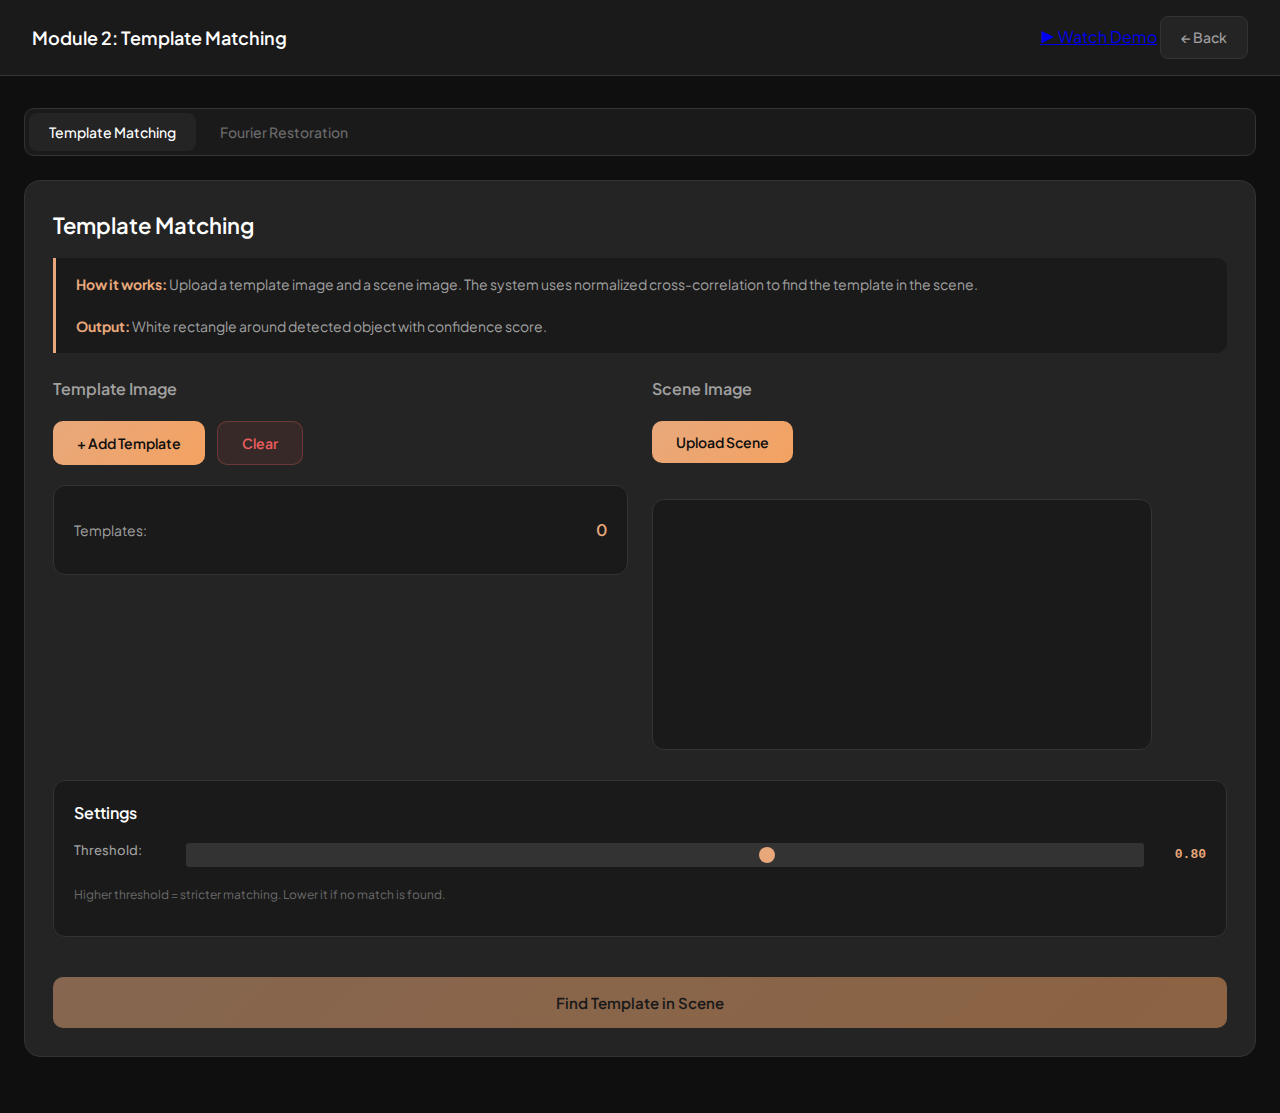
<file: templates/module2.html>
<!DOCTYPE html>
<html lang="en">
<head>
    <meta charset="UTF-8">
    <meta name="viewport" content="width=device-width, initial-scale=1.0">
    <title>Module 2 - Template Matching</title>
    <link rel="stylesheet" href="/static/css/module.css">
    <style>
        .results-container {
            display: grid;
            grid-template-columns: 1fr 1fr;
            gap: 20px;
            margin-top: 20px;
        }
        .result-panel {
            background: var(--bg-secondary);
            border: 1px solid var(--border-color);
            border-radius: 12px;
            padding: 16px;
        }
        .result-panel h4 {
            margin: 0 0 12px 0;
            color: var(--text-primary);
            font-size: 14px;
        }
        .result-panel img {
            width: 100%;
            border-radius: 8px;
            border: 1px solid var(--border-color);
        }
        .detection-badge {
            display: inline-block;
            background: rgba(133, 220, 184, 0.15);
            color: var(--accent-secondary);
            padding: 4px 12px;
            border-radius: 20px;
            font-size: 12px;
            font-weight: 600;
            margin-left: 10px;
        }
        .param-row {
            display: flex;
            align-items: center;
            gap: 12px;
            margin-bottom: 16px;
        }
        .param-row label {
            min-width: 100px;
            font-size: 13px;
            color: var(--text-secondary);
        }
        .param-row input[type="range"] {
            flex: 1;
            height: 6px;
            -webkit-appearance: none;
            background: var(--border-color);
            border-radius: 3px;
            border: none;
        }
        .param-row input[type="range"]::-webkit-slider-thumb {
            -webkit-appearance: none;
            width: 16px;
            height: 16px;
            background: var(--accent-primary);
            border-radius: 50%;
            cursor: pointer;
        }
        .param-row .value {
            min-width: 50px;
            text-align: right;
            color: var(--accent-primary);
            font-weight: 600;
            font-family: monospace;
        }
        .template-preview {
            display: flex;
            align-items: center;
            gap: 12px;
            padding: 12px;
            background: var(--bg-secondary);
            border: 1px solid var(--border-color);
            border-radius: 10px;
            margin-bottom: 10px;
        }
        .template-preview img {
            width: 56px;
            height: 56px;
            object-fit: cover;
            border-radius: 8px;
            border: 1px solid var(--border-color);
        }
        .template-preview .info {
            flex: 1;
        }
        .template-preview .name {
            font-weight: 600;
            color: var(--text-primary);
            font-size: 14px;
        }
        .template-preview .size {
            font-size: 12px;
            color: var(--text-muted);
            margin-top: 2px;
        }
        .template-preview .remove-btn {
            background: rgba(232, 93, 93, 0.1);
            border: 1px solid rgba(232, 93, 93, 0.3);
            color: var(--error);
            padding: 8px 14px;
            border-radius: 8px;
            cursor: pointer;
            font-size: 12px;
            transition: all 0.2s;
        }
        .template-preview .remove-btn:hover {
            background: rgba(232, 93, 93, 0.2);
        }
        @media (max-width: 768px) {
            .results-container {
                grid-template-columns: 1fr;
            }
        }
    </style>
</head>
<body>
    <div class="header">
        <h1>Module 2: Template Matching</h1>
        <div class="header-actions">
            <a href="https://drive.google.com/file/d/1hKJFFDx4c_hfD_z1khOp8Z-Sc7aJnmzp/view?usp=drive_link" target="_blank" class="demo-btn">▶ Watch Demo</a>
            <a href="/dashboard" class="back-btn">← Back</a>
        </div>
    </div>

    <div class="container">
        <div class="tabs">
            <button class="tab active" onclick="showTab('template')">Template Matching</button>
            <button class="tab" onclick="showTab('fourier')">Fourier Restoration</button>
        </div>

        <div id="templateTab" class="tab-content active">
            <div class="section">
                <h2>Template Matching</h2>
                <div class="info-box">
                    <strong>How it works:</strong> Upload a template image and a scene image. 
                    The system uses normalized cross-correlation to find the template in the scene.
                    <br><br>
                    <strong>Output:</strong> White rectangle around detected object with confidence score.
                </div>

                <div class="grid">
                    <div>
                        <h3>Template Image</h3>
                        <input type="file" id="templateInput" accept="image/*" multiple onchange="loadTemplates(event)">
                        <div class="controls">
                            <button class="btn-primary" onclick="document.getElementById('templateInput').click()">+ Add Template</button>
                            <button class="btn-danger" onclick="clearTemplates()">Clear</button>
                        </div>
                        <div class="stats">
                            <div class="stat-item">
                                <span class="stat-label">Templates:</span>
                                <span class="stat-value" id="templateCount">0</span>
                            </div>
                        </div>
                        <div id="templateList" style="margin-top: 16px; max-height: 300px; overflow-y: auto;"></div>
                    </div>

                    <div>
                        <h3>Scene Image</h3>
                        <input type="file" id="sceneInput" accept="image/*" onchange="loadScene(event)">
                        <div class="controls">
                            <button class="btn-primary" onclick="document.getElementById('sceneInput').click()">Upload Scene</button>
                        </div>
                        <canvas id="sceneCanvas" style="width: 100%; max-width: 500px; margin-top: 16px;"></canvas>
                    </div>
                </div>

                <div class="stats" style="margin-top: 24px;">
                    <h3>Settings</h3>
                    
                    <div class="param-row">
                        <label>Threshold:</label>
                        <input type="range" id="threshold" min="0.5" max="0.99" step="0.01" value="0.8" oninput="updateThreshold()">
                        <span class="value" id="thresholdValue">0.80</span>
                    </div>
                    <p style="font-size: 12px; color: var(--text-muted); margin-top: 4px;">
                        Higher threshold = stricter matching. Lower it if no match is found.
                    </p>
                </div>

                <button id="matchBtn" class="btn-primary" onclick="matchTemplates()" disabled style="width: 100%; margin-top: 24px; padding: 16px; font-size: 15px;">
                    Find Template in Scene
                </button>

                <div class="progress-container" id="matchProgress">
                    <div class="progress-bar">
                        <div class="progress-fill" id="matchProgressFill" style="width: 0%"></div>
                    </div>
                    <div class="progress-text" id="matchProgressText">Processing...</div>
                </div>

                <div class="loading-spinner" id="matchSpinner"></div>
                <div id="matchResults"></div>
            </div>
        </div>

        <div id="fourierTab" class="tab-content" style="display:none;">
            <div class="section">
                <h2>Fourier Restoration</h2>
                <div class="info-box">
                    <strong>Process:</strong> Apply Gaussian blur to an image and restore it using frequency domain filtering.
                </div>

                <input type="file" id="fourierInput" accept="image/*" onchange="loadFourierImage(event)">
                <div class="controls">
                    <button class="btn-primary" onclick="document.getElementById('fourierInput').click()">Upload Image</button>
                    <button class="btn-danger" onclick="clearFourier()">Clear</button>
                </div>

                <div class="stats" style="margin: 24px 0;">
                    <h3>Parameters</h3>
                    <div class="param-row">
                        <label>Kernel Size:</label>
                        <input type="range" id="kernelSize" min="5" max="31" step="2" value="15" oninput="updateLabels()">
                        <span class="value" id="kernelLabel">15</span>
                    </div>
                    <div class="param-row">
                        <label>Sigma:</label>
                        <input type="range" id="sigma" min="1" max="10" step="0.5" value="3" oninput="updateLabels()">
                        <span class="value" id="sigmaLabel">3.0</span>
                    </div>
                    <div style="margin-top: 16px;">
                        <label>Method:</label>
                        <select id="method">
                            <option value="wiener">Wiener Filter</option>
                            <option value="richardson_lucy">Richardson-Lucy</option>
                        </select>
                    </div>
                </div>

                <button id="fourierBtn" class="btn-primary" onclick="processBlurRestore()" disabled style="width: 100%;">
                    Blur & Restore
                </button>

                <div class="progress-container" id="fourierProgress">
                    <div class="progress-bar">
                        <div class="progress-fill" id="fourierProgressFill" style="width: 0%"></div>
                    </div>
                    <div class="progress-text" id="fourierProgressText">Processing...</div>
                </div>

                <div class="loading-spinner" id="fourierSpinner"></div>
                <div class="results-grid" id="fourierResults"></div>
            </div>
        </div>
    </div>

    <script>
        let templates = [];
        let templateData = [];
        let sceneImage = null;
        let fourierImage = null;

        function showTab(tab) {
            document.getElementById('templateTab').style.display = tab === 'template' ? 'block' : 'none';
            document.getElementById('fourierTab').style.display = tab === 'fourier' ? 'block' : 'none';
            
            document.querySelectorAll('.tab').forEach(t => t.classList.remove('active'));
            event.target.classList.add('active');
        }

        function updateThreshold() {
            document.getElementById('thresholdValue').textContent = parseFloat(document.getElementById('threshold').value).toFixed(2);
        }

        async function loadTemplates(event) {
            const files = Array.from(event.target.files);
            if (!files || files.length === 0) return;

            for (let file of files) {
                const reader = new FileReader();
                await new Promise((resolve) => {
                    reader.onload = async function(e) {
                        const img = new Image();
                        img.onload = async function() {
                            try {
                                const response = await fetch('/api/module2/add_template', {
                                    method: 'POST',
                                    headers: { 'Content-Type': 'application/json' },
                                    body: JSON.stringify({
                                        image: e.target.result,
                                        name: file.name.replace(/\.[^/.]+$/, "")
                                    })
                                });
                                const data = await response.json();
                                if (data.success) {
                                    templates.push({ 
                                        name: file.name.replace(/\.[^/.]+$/, ""), 
                                        data: e.target.result,
                                        width: img.width,
                                        height: img.height
                                    });
                                    templateData.push(e.target.result);
                                }
                            } catch (err) {
                                console.error('Error:', err);
                            }
                            resolve();
                        };
                        img.src = e.target.result;
                    };
                    reader.readAsDataURL(file);
                });
            }

            updateTemplatesList();
            updateMatchButton();
        }

        function updateTemplatesList() {
            const listDiv = document.getElementById('templateList');
            document.getElementById('templateCount').textContent = templates.length;
            
            listDiv.innerHTML = templates.map((t, i) => `
                <div class="template-preview">
                    <img src="${t.data}" alt="${t.name}">
                    <div class="info">
                        <div class="name">${t.name}</div>
                        <div class="size">${t.width} × ${t.height}px</div>
                    </div>
                    <button class="remove-btn" onclick="removeTemplate(${i})">✕</button>
                </div>
            `).join('');
        }

        async function removeTemplate(index) {
            templates.splice(index, 1);
            templateData.splice(index, 1);
            
            await fetch('/api/module2/clear_templates', { method: 'POST' });
            for (let i = 0; i < templates.length; i++) {
                await fetch('/api/module2/add_template', {
                    method: 'POST',
                    headers: { 'Content-Type': 'application/json' },
                    body: JSON.stringify({ image: templateData[i], name: templates[i].name })
                });
            }
            
            updateTemplatesList();
            updateMatchButton();
        }

        async function clearTemplates() {
            templates = [];
            templateData = [];
            await fetch('/api/module2/clear_templates', { method: 'POST' });
            updateTemplatesList();
            updateMatchButton();
            document.getElementById('templateInput').value = '';
            document.getElementById('matchResults').innerHTML = '';
        }

        function loadScene(event) {
            const file = event.target.files[0];
            if (!file) return;
            
            const reader = new FileReader();
            reader.onload = function(e) {
                const img = new Image();
                img.onload = function() {
                    const canvas = document.getElementById('sceneCanvas');
                    canvas.width = img.width;
                    canvas.height = img.height;
                    canvas.getContext('2d').drawImage(img, 0, 0);
                    sceneImage = e.target.result;
                    updateMatchButton();
                }
                img.src = e.target.result;
            }
            reader.readAsDataURL(file);
        }

        function updateMatchButton() {
            document.getElementById('matchBtn').disabled = !(templates.length > 0 && sceneImage);
        }

        async function matchTemplates() {
            if (!sceneImage || templates.length === 0) return;

            const progressContainer = document.getElementById('matchProgress');
            const progressFill = document.getElementById('matchProgressFill');
            const progressText = document.getElementById('matchProgressText');
            const spinner = document.getElementById('matchSpinner');
            const matchBtn = document.getElementById('matchBtn');
            
            matchBtn.disabled = true;
            progressContainer.classList.add('active');
            spinner.classList.add('active');
            
            progressFill.style.width = '20%';
            progressText.textContent = 'Matching template...';

            try {
                const threshold = parseFloat(document.getElementById('threshold').value);

                const response = await fetch('/api/module2/match_templates', {
                    method: 'POST',
                    headers: { 'Content-Type': 'application/json' },
                    body: JSON.stringify({ 
                        image: sceneImage,
                        threshold: threshold
                    })
                });
                
                progressFill.style.width = '80%';
                progressText.textContent = 'Drawing results...';
                
                const data = await response.json();

                if (data.success) {
                    progressFill.style.width = '100%';
                    progressText.textContent = 'Done!';
                    
                    displayMatchResults(data.matches);
                    setTimeout(() => progressContainer.classList.remove('active'), 1000);
                } else {
                    alert('Error: ' + (data.message || 'Unknown error'));
                    progressContainer.classList.remove('active');
                }
            } catch (err) {
                alert('Error: ' + err.message);
                progressContainer.classList.remove('active');
            } finally {
                spinner.classList.remove('active');
                matchBtn.disabled = false;
            }
        }

        function displayMatchResults(matches) {
            const resultsDiv = document.getElementById('matchResults');
            
            if (!matches || matches.length === 0) {
                resultsDiv.innerHTML = '<div class="info-box">No templates loaded.</div>';
                return;
            }
            
            let html = '';
            
            for (const m of matches) {
                const det = m.detections[0];
                const confidence = det ? (det.confidence * 100).toFixed(1) : 0;
                
                html += `
                    <div style="margin-top: 24px; padding: 24px; background: var(--bg-secondary); border-radius: 12px; border: 1px solid var(--border-color);">
                        <h4 style="margin: 0 0 16px 0; color: var(--text-primary); font-size: 16px;">
                            ${m.name}
                            <span class="detection-badge">${confidence}% confidence</span>
                        </h4>
                        
                        <img src="${m.result_image}" alt="Result" style="width: 100%; border-radius: 8px; border: 1px solid var(--border-color);">
                        
                        <div style="margin-top: 16px;">
                            <button class="btn-secondary" onclick="downloadImage('${m.result_image}', '${m.name}_result.jpg')">
                                Download Result
                            </button>
                        </div>
                    </div>
                `;
            }
            
            resultsDiv.innerHTML = html;
        }

        function loadFourierImage(event) {
            const file = event.target.files[0];
            if (!file) return;
            
            const reader = new FileReader();
            reader.onload = function(e) {
                fourierImage = e.target.result;
                document.getElementById('fourierBtn').disabled = false;
            }
            reader.readAsDataURL(file);
        }

        function clearFourier() {
            fourierImage = null;
            document.getElementById('fourierResults').innerHTML = '';
            document.getElementById('fourierBtn').disabled = true;
            document.getElementById('fourierInput').value = '';
        }

        function updateLabels() {
            document.getElementById('kernelLabel').textContent = document.getElementById('kernelSize').value;
            document.getElementById('sigmaLabel').textContent = parseFloat(document.getElementById('sigma').value).toFixed(1);
        }

        async function processBlurRestore() {
            if (!fourierImage) return;

            const kernelSize = parseInt(document.getElementById('kernelSize').value);
            const sigma = parseFloat(document.getElementById('sigma').value);
            const method = document.getElementById('method').value;
            
            const progressContainer = document.getElementById('fourierProgress');
            const progressFill = document.getElementById('fourierProgressFill');
            const progressText = document.getElementById('fourierProgressText');
            const spinner = document.getElementById('fourierSpinner');
            
            progressContainer.classList.add('active');
            spinner.classList.add('active');
            
            progressFill.style.width = '30%';
            progressText.textContent = 'Applying blur...';

            try {
                const response = await fetch('/api/module2/blur_restore', {
                    method: 'POST',
                    headers: { 'Content-Type': 'application/json' },
                    body: JSON.stringify({ image: fourierImage, kernel_size: kernelSize, sigma: sigma, method: method })
                });
                
                progressFill.style.width = '70%';
                progressText.textContent = 'Restoring...';
                
                const data = await response.json();

                if (data.success) {
                    progressFill.style.width = '100%';
                    progressText.textContent = 'Done!';
                    
                    displayFourierResults(data);
                    setTimeout(() => progressContainer.classList.remove('active'), 1000);
                } else {
                    alert('Error: ' + (data.message || 'Unknown error'));
                    progressContainer.classList.remove('active');
                }
            } catch (err) {
                alert('Error: ' + err.message);
                progressContainer.classList.remove('active');
            } finally {
                spinner.classList.remove('active');
            }
        }

        function displayFourierResults(data) {
            document.getElementById('fourierResults').innerHTML = `
                <div class="result-card">
                    <h4>Original</h4>
                    <img src="${data.original}" alt="Original">
                    <button class="btn-secondary" style="margin-top: 12px;" onclick="downloadImage('${data.original}', 'original.jpg')">Download</button>
                </div>
                <div class="result-card">
                    <h4>Blurred (${data.kernel_size}px, σ=${data.sigma})</h4>
                    <img src="${data.blurred}" alt="Blurred">
                    <button class="btn-secondary" style="margin-top: 12px;" onclick="downloadImage('${data.blurred}', 'blurred.jpg')">Download</button>
                </div>
                <div class="result-card">
                    <h4>Restored (${data.method === 'wiener' ? 'Wiener' : 'RL'})</h4>
                    <img src="${data.restored}" alt="Restored">
                    <button class="btn-secondary" style="margin-top: 12px;" onclick="downloadImage('${data.restored}', 'restored.jpg')">Download</button>
                </div>
            `;
        }

        function downloadImage(dataUrl, filename) {
            const link = document.createElement('a');
            link.href = dataUrl;
            link.download = filename;
            link.click();
        }

        window.addEventListener('beforeunload', async () => {
            await fetch('/api/module2/clear_templates', { method: 'POST' });
        });
    </script>
</body>
</html>
</file>
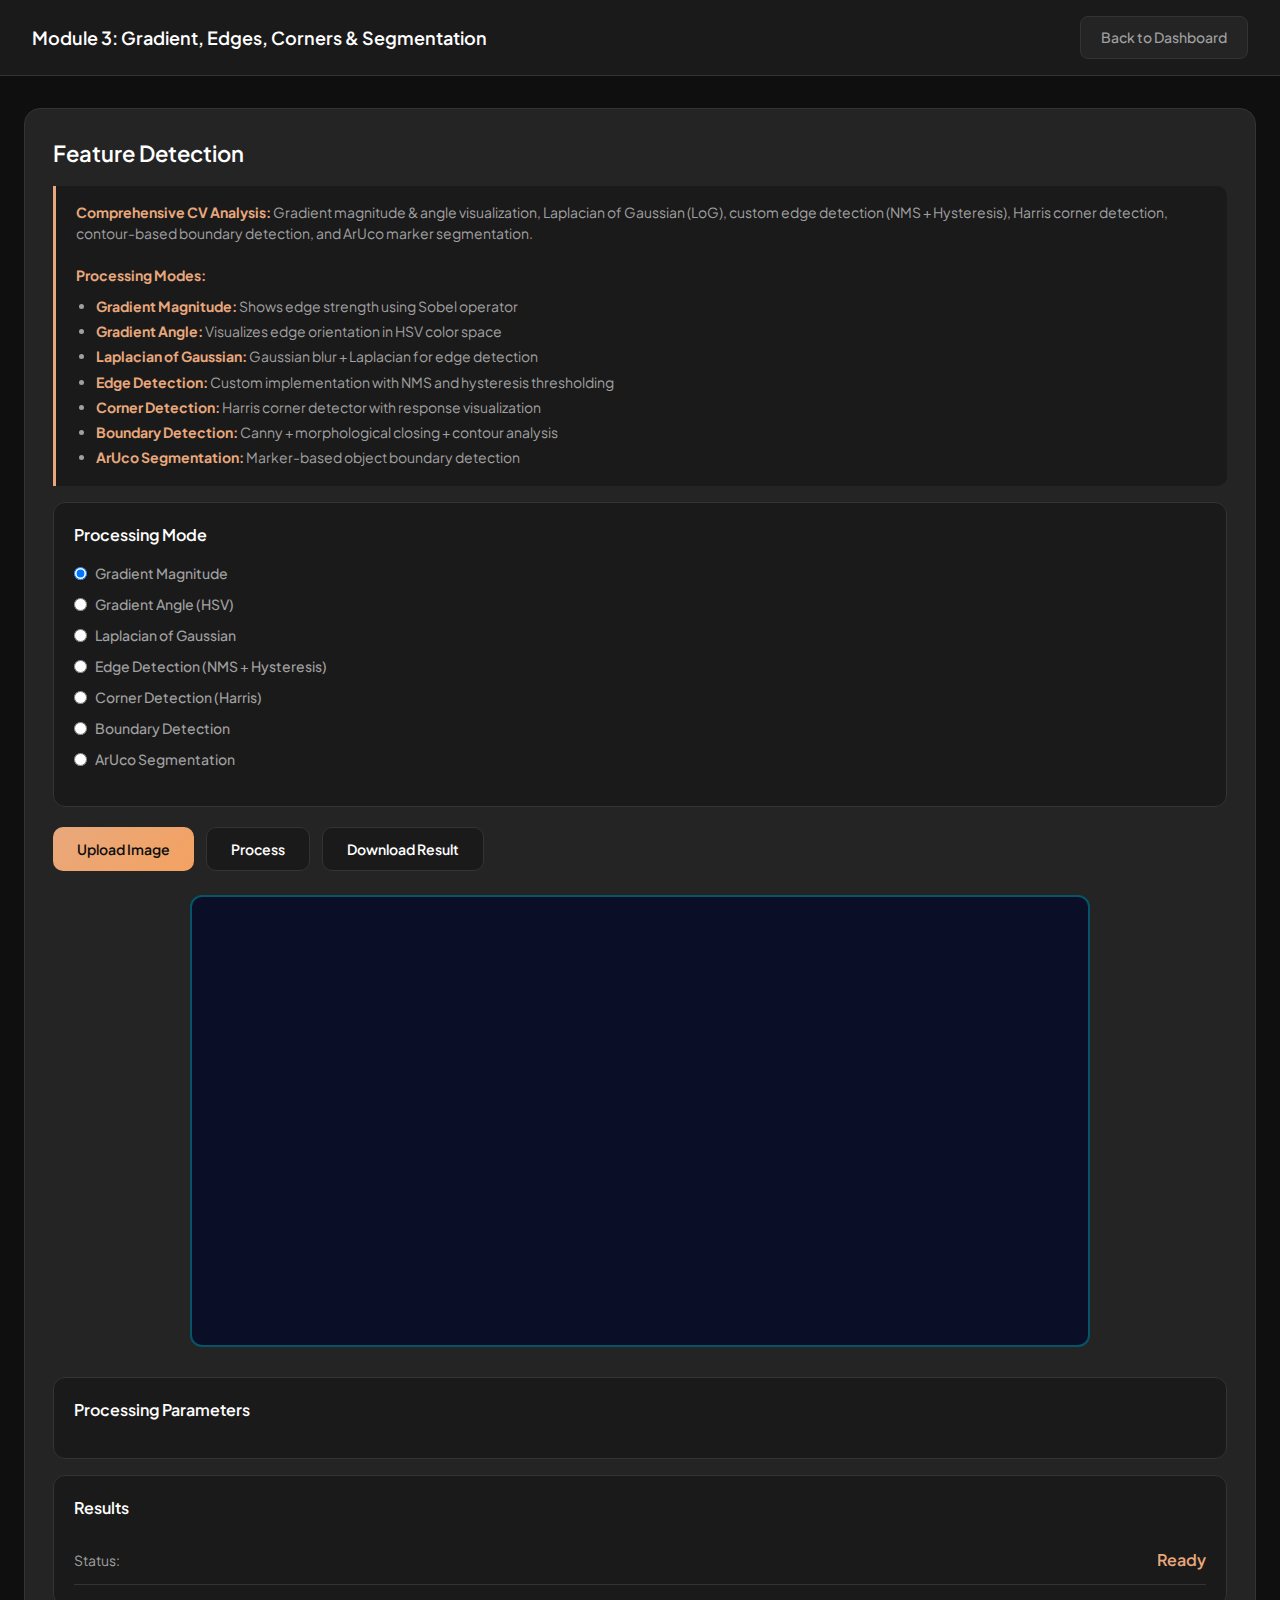
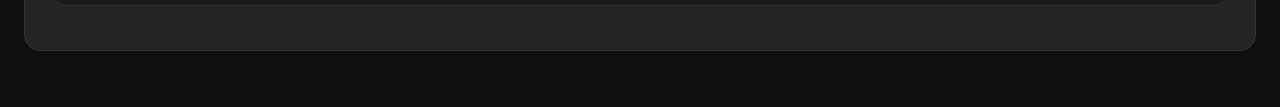
<file: templates/module3.html>
<!DOCTYPE html>
<html lang="en">
<head>
    <meta charset="UTF-8">
    <meta name="viewport" content="width=device-width, initial-scale=1.0">
    <title>Module 3 - Feature Detection</title>
    <link rel="stylesheet" href="/static/css/module.css">
</head>
<body>
    <div class="header">
        <h1>Module 3: Gradient, Edges, Corners & Segmentation</h1>
        <a href="/dashboard" class="back-btn">Back to Dashboard</a>
    </div>

    <div class="container">
        <div class="section">
            <h2>Feature Detection</h2>
            <div class="info-box">
                <strong>Comprehensive CV Analysis:</strong> Gradient magnitude & angle visualization, Laplacian of Gaussian (LoG), custom edge detection (NMS + Hysteresis), Harris corner detection, contour-based boundary detection, and ArUco marker segmentation.
                <br><br>
                <strong>Processing Modes:</strong>
                <ul style="margin: 8px 0 0 20px; line-height: 1.8;">
                    <li><strong>Gradient Magnitude:</strong> Shows edge strength using Sobel operator</li>
                    <li><strong>Gradient Angle:</strong> Visualizes edge orientation in HSV color space</li>
                    <li><strong>Laplacian of Gaussian:</strong> Gaussian blur + Laplacian for edge detection</li>
                    <li><strong>Edge Detection:</strong> Custom implementation with NMS and hysteresis thresholding</li>
                    <li><strong>Corner Detection:</strong> Harris corner detector with response visualization</li>
                    <li><strong>Boundary Detection:</strong> Canny + morphological closing + contour analysis</li>
                    <li><strong>ArUco Segmentation:</strong> Marker-based object boundary detection</li>
                </ul>
            </div>

            <div class="stats">
                <h3>Processing Mode</h3>
                <div style="margin: 16px 0;">
                    <label style="display: flex; align-items: center; margin-bottom: 10px; cursor: pointer;">
                        <input type="radio" name="mode" value="gradient_mag" checked style="margin-right: 8px;">
                        <span>Gradient Magnitude</span>
                    </label>
                    <label style="display: flex; align-items: center; margin-bottom: 10px; cursor: pointer;">
                        <input type="radio" name="mode" value="gradient_angle" style="margin-right: 8px;">
                        <span>Gradient Angle (HSV)</span>
                    </label>
                    <label style="display: flex; align-items: center; margin-bottom: 10px; cursor: pointer;">
                        <input type="radio" name="mode" value="log" style="margin-right: 8px;">
                        <span>Laplacian of Gaussian</span>
                    </label>
                    <label style="display: flex; align-items: center; margin-bottom: 10px; cursor: pointer;">
                        <input type="radio" name="mode" value="edges" style="margin-right: 8px;">
                        <span>Edge Detection (NMS + Hysteresis)</span>
                    </label>
                    <label style="display: flex; align-items: center; margin-bottom: 10px; cursor: pointer;">
                        <input type="radio" name="mode" value="corners" style="margin-right: 8px;">
                        <span>Corner Detection (Harris)</span>
                    </label>
                    <label style="display: flex; align-items: center; margin-bottom: 10px; cursor: pointer;">
                        <input type="radio" name="mode" value="boundary" style="margin-right: 8px;">
                        <span>Boundary Detection</span>
                    </label>
                    <label style="display: flex; align-items: center; cursor: pointer;">
                        <input type="radio" name="mode" value="aruco" style="margin-right: 8px;">
                        <span>ArUco Segmentation</span>
                    </label>
                </div>
            </div>

            <div class="controls">
                <input type="file" id="imageInput" accept="image/*" onchange="loadImage(event)" style="display: none;">
                <button class="btn-primary" onclick="document.getElementById('imageInput').click()">Upload Image</button>
                <button class="btn-secondary" onclick="processImage()">Process</button>
                <button class="btn-secondary" onclick="downloadResult()">Download Result</button>
            </div>

            <div class="progress-container" id="progressContainer">
                <div class="progress-bar">
                    <div class="progress-fill" id="progressFill">0%</div>
                </div>
                <div class="progress-text" id="progressText">Upload an image to begin...</div>
            </div>

            <div style="max-width: 900px; margin: 24px auto;">
                <canvas id="canvas" style="width: 100%; border-radius: 12px; border: 2px solid rgba(0, 247, 255, 0.3); background: #0a0e27;"></canvas>
            </div>

            <div class="stats">
                <h3>Processing Parameters</h3>
                <div id="params" style="display: grid; gap: 12px; margin-top: 12px;">
                    <!-- Edge params -->
                    <div id="edgeParams" style="display: none;">
                        <div class="stat-item">
                            <label class="stat-label">Gaussian Sigma:</label>
                            <input type="range" id="edgeSigma" min="0.5" max="3.0" step="0.1" value="1.0" style="width: 150px; accent-color: #64ffda;">
                            <span class="stat-value" id="edgeSigmaVal">1.0</span>
                        </div>
                        <div class="stat-item">
                            <label class="stat-label">Low Threshold:</label>
                            <input type="range" id="edgeLow" min="5" max="100" step="1" value="15" style="width: 150px; accent-color: #64ffda;">
                            <span class="stat-value" id="edgeLowVal">15</span>
                        </div>
                        <div class="stat-item">
                            <label class="stat-label">High Threshold:</label>
                            <input type="range" id="edgeHigh" min="20" max="200" step="1" value="40" style="width: 150px; accent-color: #64ffda;">
                            <span class="stat-value" id="edgeHighVal">40</span>
                        </div>
                    </div>

                    <!-- Corner params -->
                    <div id="cornerParams" style="display: none;">
                        <div class="stat-item">
                            <label class="stat-label">Harris k (×100):</label>
                            <input type="range" id="harrisK" min="1" max="10" step="1" value="4" style="width: 150px; accent-color: #64ffda;">
                            <span class="stat-value" id="harrisKVal">4</span>
                        </div>
                        <div class="stat-item">
                            <label class="stat-label">Threshold:</label>
                            <input type="range" id="cornerTh" min="10" max="200" step="5" value="70" style="width: 150px; accent-color: #64ffda;">
                            <span class="stat-value" id="cornerThVal">70</span>
                        </div>
                        <div class="stat-item">
                            <label class="stat-label">Window Size:</label>
                            <select id="harrisWin" style="padding: 6px 10px; border-radius: 6px; border: 1px solid rgba(100, 255, 218, 0.3); background: rgba(100, 255, 218, 0.05); color: #e2e8f0;">
                                <option value="3">3×3</option>
                                <option value="5" selected>5×5</option>
                                <option value="7">7×7</option>
                            </select>
                        </div>
                    </div>
                </div>
            </div>

            <div class="stats" style="margin-top: 16px;">
                <h3>Results</h3>
                <div class="stat-item">
                    <span class="stat-label">Status:</span>
                    <span class="stat-value" id="status">Ready</span>
                </div>
                <div class="stat-item" id="detectionCount" style="display: none;">
                    <span class="stat-label">Features Detected:</span>
                    <span class="stat-value" id="count">0</span>
                </div>
                <div class="stat-item" id="processingTime" style="display: none;">
                    <span class="stat-label">Processing Time:</span>
                    <span class="stat-value" id="timeVal">0ms</span>
                </div>
            </div>
        </div>
    </div>

    <script>
        const canvas = document.getElementById('canvas');
        const ctx = canvas.getContext('2d');
        let currentImage = null;
        let resultImage = null;

        // Update parameter display
        document.getElementById('edgeSigma').oninput = (e) => document.getElementById('edgeSigmaVal').textContent = e.target.value;
        document.getElementById('edgeLow').oninput = (e) => document.getElementById('edgeLowVal').textContent = e.target.value;
        document.getElementById('edgeHigh').oninput = (e) => document.getElementById('edgeHighVal').textContent = e.target.value;
        document.getElementById('harrisK').oninput = (e) => document.getElementById('harrisKVal').textContent = e.target.value;
        document.getElementById('cornerTh').oninput = (e) => document.getElementById('cornerThVal').textContent = e.target.value;

        // Show/hide parameter controls based on mode
        document.querySelectorAll('input[name="mode"]').forEach(radio => {
            radio.addEventListener('change', () => {
                const mode = radio.value;
                document.getElementById('edgeParams').style.display = (mode === 'edges') ? 'block' : 'none';
                document.getElementById('cornerParams').style.display = (mode === 'corners') ? 'block' : 'none';
            });
        });

        function loadImage(event) {
            const file = event.target.files[0];
            if (!file) return;

            const reader = new FileReader();
            reader.onload = function(e) {
                const img = new Image();
                img.onload = function() {
                    canvas.width = Math.min(img.width, 1200);
                    canvas.height = (canvas.width / img.width) * img.height;
                    ctx.drawImage(img, 0, 0, canvas.width, canvas.height);
                    currentImage = e.target.result;
                    document.getElementById('status').textContent = 'Image loaded. Click "Process" to analyze.';
                    document.getElementById('status').style.color = '#64ffda';
                };
                img.src = e.target.result;
            };
            reader.readAsDataURL(file);
        }

        async function processImage() {
            if (!currentImage) {
                alert('⚠️ Please upload an image first');
                return;
            }

            const mode = document.querySelector('input[name="mode"]:checked').value;
            const progressContainer = document.getElementById('progressContainer');
            const progressFill = document.getElementById('progressFill');
            const progressText = document.getElementById('progressText');
            
            progressContainer.classList.add('active');
            progressFill.style.width = '30%';
            progressFill.textContent = '30%';
            progressText.textContent = 'Processing...';

            const params = {};
            if (mode === 'edges') {
                params.sigma = parseFloat(document.getElementById('edgeSigma').value);
                params.low_threshold = parseInt(document.getElementById('edgeLow').value);
                params.high_threshold = parseInt(document.getElementById('edgeHigh').value);
            } else if (mode === 'corners') {
                params.k = parseFloat(document.getElementById('harrisK').value) / 100;
                params.threshold = parseInt(document.getElementById('cornerTh').value);
                params.window_size = parseInt(document.getElementById('harrisWin').value);
            }

            try {
                const startTime = performance.now();
                
                progressFill.style.width = '60%';
                progressFill.textContent = '60%';

                console.log('Processing request:', { mode, params });

                const response = await fetch('/api/module3/process', {
                    method: 'POST',
                    headers: { 'Content-Type': 'application/json' },
                    body: JSON.stringify({
                        image: currentImage,
                        mode: mode,
                        params: params
                    })
                });

                progressFill.style.width = '90%';
                progressFill.textContent = '90%';

                if (!response.ok) {
                    throw new Error(`HTTP ${response.status}: ${response.statusText}`);
                }

                const data = await response.json();
                
                console.log('Processing response:', { 
                    success: data.success, 
                    hasImage: !!data.result_image,
                    count: data.count,
                    message: data.message
                });
                
                if (data.success && data.result_image) {
                    const img = new Image();
                    img.onload = () => {
                        ctx.drawImage(img, 0, 0, canvas.width, canvas.height);
                        resultImage = data.result_image;
                        
                        const endTime = performance.now();
                        const processingTime = Math.round(endTime - startTime);
                        
                        document.getElementById('status').textContent = data.message || 'Processing complete';
                        document.getElementById('status').style.color = '#64ffda';
                        
                        if (data.count !== undefined && data.count !== null) {
                            document.getElementById('detectionCount').style.display = 'flex';
                            document.getElementById('count').textContent = data.count;
                        } else {
                            document.getElementById('detectionCount').style.display = 'none';
                        }
                        
                        document.getElementById('processingTime').style.display = 'flex';
                        document.getElementById('timeVal').textContent = processingTime + 'ms';
                        
                        progressFill.style.width = '100%';
                        progressFill.textContent = '100%';
                        progressText.textContent = 'Complete!';
                        setTimeout(() => progressContainer.classList.remove('active'), 1000);
                    };
                    img.onerror = () => {
                        throw new Error('Failed to load result image');
                    };
                    img.src = data.result_image;
                } else {
                    throw new Error(data.message || 'Processing failed - no result image returned');
                }
            } catch (err) {
                console.error('Processing error:', err);
                document.getElementById('status').textContent = '❌ Error: ' + err.message;
                document.getElementById('status').style.color = '#ff5252';
                progressContainer.classList.remove('active');
                alert('Processing failed: ' + err.message);
            }
        }

        function downloadResult() {
            if (!resultImage) {
                alert('Process an image first');
                return;
            }
            
            const mode = document.querySelector('input[name="mode"]:checked').value;
            const a = document.createElement('a');
            a.href = resultImage;
            a.download = `module3_${mode}_${Date.now()}.png`;
            document.body.appendChild(a);
            a.click();
            document.body.removeChild(a);
        }
    </script>
</body>
</html>
</file>
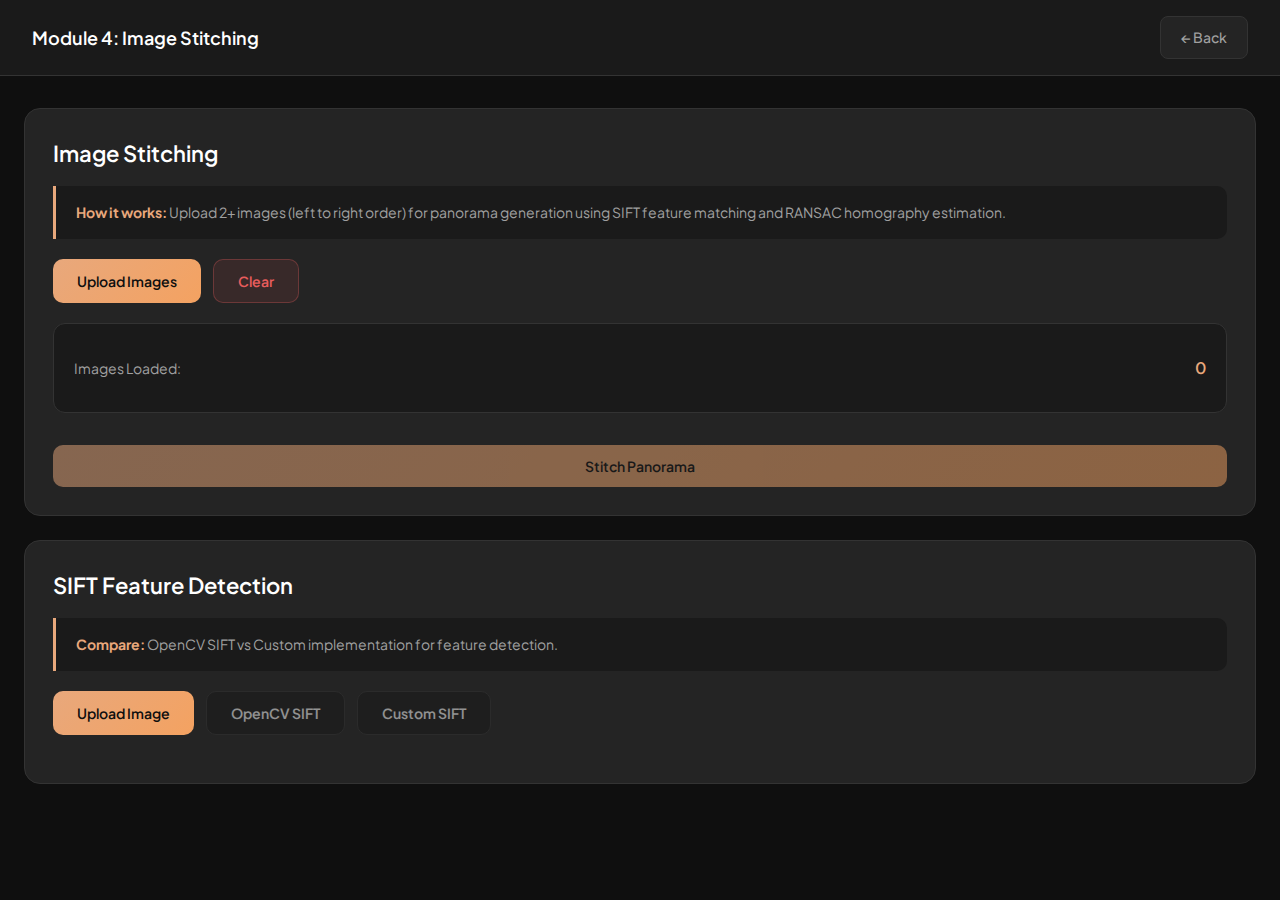
<file: templates/module4.html>
<!DOCTYPE html>
<html lang="en">
<head>
    <meta charset="UTF-8">
    <meta name="viewport" content="width=device-width, initial-scale=1.0">
    <title>Module 4 - Image Stitching</title>
    <link rel="stylesheet" href="/static/css/module.css">
    <style>
        .image-preview {
            position: relative;
            border-radius: 10px;
            overflow: hidden;
        }
        .image-preview img {
            width: 100%;
            height: 120px;
            object-fit: cover;
        }
        .image-preview .number {
            position: absolute;
            top: 8px;
            left: 8px;
            background: var(--accent-primary);
            color: var(--bg-primary);
            padding: 4px 10px;
            border-radius: 6px;
            font-weight: 700;
            font-size: 12px;
        }
    </style>
</head>
<body>
    <div class="header">
        <h1>Module 4: Image Stitching</h1>
        <a href="/dashboard" class="back-btn">← Back</a>
    </div>

    <div class="container">
        <div class="section">
            <h2>Image Stitching</h2>
            <div class="info-box">
                <strong>How it works:</strong> Upload 2+ images (left to right order) for panorama generation using SIFT feature matching and RANSAC homography estimation.
            </div>

            <input type="file" id="stitchInput" accept="image/*" multiple onchange="loadStitchImages(event)">
            <div class="controls">
                <button class="btn-primary" onclick="document.getElementById('stitchInput').click()">Upload Images</button>
                <button class="btn-danger" onclick="clearStitchImages()">Clear</button>
            </div>

            <div class="stats">
                <div class="stat-item">
                    <span class="stat-label">Images Loaded:</span>
                    <span class="stat-value" id="imageCount">0</span>
                </div>
            </div>

            <div id="stitchPreview" style="display: grid; grid-template-columns: repeat(auto-fill, minmax(150px, 1fr)); gap: 12px; margin: 16px 0;"></div>

            <button id="stitchBtn" class="btn-primary" onclick="stitchImages()" disabled style="width: 100%;">Stitch Panorama</button>

            <div class="progress-container" id="stitchProgress">
                <div class="progress-bar">
                    <div class="progress-fill" id="stitchProgressFill" style="width: 0%"></div>
                </div>
                <div class="progress-text" id="stitchProgressText">Processing...</div>
            </div>

            <div class="loading-spinner" id="stitchSpinner"></div>

            <div id="panoramaResult" style="margin-top: 24px; display:none;">
                <div class="result-card">
                    <h4>Stitched Panorama</h4>
                    <img id="panorama" style="width: 100%;" alt="Panorama">
                    <button class="btn-secondary" style="margin-top: 12px;" onclick="downloadImage(document.getElementById('panorama').src, 'panorama.jpg')">Download</button>
                </div>
            </div>
        </div>

        <div class="section">
            <h2>SIFT Feature Detection</h2>
            <div class="info-box">
                <strong>Compare:</strong> OpenCV SIFT vs Custom implementation for feature detection.
            </div>

            <input type="file" id="siftInput" accept="image/*" onchange="loadSiftImage(event)">
            <div class="controls">
                <button class="btn-primary" onclick="document.getElementById('siftInput').click()">Upload Image</button>
                <button id="opencvBtn" class="btn-secondary" onclick="detectSift(false)" disabled>OpenCV SIFT</button>
                <button id="customBtn" class="btn-secondary" onclick="detectSift(true)" disabled>Custom SIFT</button>
            </div>

            <div class="progress-container" id="siftProgress">
                <div class="progress-bar">
                    <div class="progress-fill" id="siftProgressFill" style="width: 0%"></div>
                </div>
                <div class="progress-text" id="siftProgressText">Processing...</div>
            </div>

            <div class="loading-spinner" id="siftSpinner"></div>
            <div id="siftResults"></div>
        </div>
    </div>

    <script>
        let stitchImages_data = [];
        let siftImage = null;

        function loadStitchImages(event) {
            const files = Array.from(event.target.files);
            stitchImages_data = [];
            const preview = document.getElementById('stitchPreview');
            preview.innerHTML = '';

            files.forEach((file, index) => {
                const reader = new FileReader();
                reader.onload = function(e) {
                    stitchImages_data.push(e.target.result);
                    const div = document.createElement('div');
                    div.className = 'image-preview';
                    div.innerHTML = `
                        <span class="number">${index + 1}</span>
                        <img src="${e.target.result}" alt="Image ${index + 1}">
                    `;
                    preview.appendChild(div);

                    document.getElementById('imageCount').textContent = stitchImages_data.length;
                    document.getElementById('stitchBtn').disabled = stitchImages_data.length < 2;
                }
                reader.readAsDataURL(file);
            });
        }

        function clearStitchImages() {
            stitchImages_data = [];
            document.getElementById('stitchPreview').innerHTML = '';
            document.getElementById('panoramaResult').style.display = 'none';
            document.getElementById('stitchBtn').disabled = true;
            document.getElementById('imageCount').textContent = '0';
            document.getElementById('stitchInput').value = '';
        }

        async function stitchImages() {
            if (stitchImages_data.length < 2) {
                alert('Please upload at least 2 images');
                return;
            }

            const progressContainer = document.getElementById('stitchProgress');
            const progressFill = document.getElementById('stitchProgressFill');
            const progressText = document.getElementById('stitchProgressText');
            const spinner = document.getElementById('stitchSpinner');
            
            progressContainer.classList.add('active');
            spinner.classList.add('active');
            
            progressFill.style.width = '20%';
            progressText.textContent = 'Uploading images...';

            try {
                progressFill.style.width = '30%';
                progressText.textContent = 'Detecting features...';

                const controller = new AbortController();
                const timeoutId = setTimeout(() => controller.abort(), 120000);

                const response = await fetch('/api/module4/stitch', {
                    method: 'POST',
                    headers: { 'Content-Type': 'application/json' },
                    body: JSON.stringify({
                        images: stitchImages_data,
                        use_custom_sift: false
                    }),
                    signal: controller.signal
                });
                
                clearTimeout(timeoutId);
                
                progressFill.style.width = '70%';
                progressText.textContent = 'Stitching panorama...';

                if (!response.ok) {
                    const errorData = await response.json().catch(() => ({}));
                    throw new Error(errorData.message || `HTTP ${response.status}`);
                }
                
                const data = await response.json();

                if (data.success) {
                    progressFill.style.width = '100%';
                    progressText.textContent = 'Complete!';
                    
                    document.getElementById('panorama').src = data.stitched;
                    document.getElementById('panoramaResult').style.display = 'block';
                    
                    setTimeout(() => progressContainer.classList.remove('active'), 1500);
                } else {
                    throw new Error(data.message || 'Stitching failed');
                }
            } catch (err) {
                if (err.name === 'AbortError') {
                    alert('Stitching timeout. Try using smaller images.');
                } else {
                    alert('Stitching Error: ' + err.message);
                }
                progressContainer.classList.remove('active');
            } finally {
                spinner.classList.remove('active');
            }
        }

        function loadSiftImage(event) {
            const file = event.target.files[0];
            if (!file) return;
            
            const reader = new FileReader();
            reader.onload = function(e) {
                siftImage = e.target.result;
                document.getElementById('opencvBtn').disabled = false;
                document.getElementById('customBtn').disabled = false;
            }
            reader.readAsDataURL(file);
        }

        async function detectSift(useCustom) {
            if (!siftImage) return;

            const progressContainer = document.getElementById('siftProgress');
            const progressFill = document.getElementById('siftProgressFill');
            const progressText = document.getElementById('siftProgressText');
            const spinner = document.getElementById('siftSpinner');
            
            progressContainer.classList.add('active');
            spinner.classList.add('active');
            
            progressFill.style.width = '40%';
            progressText.textContent = 'Detecting keypoints...';

            try {
                const response = await fetch('/api/module4/sift_detect', {
                    method: 'POST',
                    headers: { 'Content-Type': 'application/json' },
                    body: JSON.stringify({ image: siftImage, use_custom: useCustom })
                });
                
                progressFill.style.width = '80%';
                progressText.textContent = 'Computing descriptors...';
                
                const data = await response.json();

                if (data.success) {
                    progressFill.style.width = '100%';
                    progressText.textContent = 'Complete!';
                    
                    document.getElementById('siftResults').innerHTML = `
                        <div class="result-card" style="margin-top: 24px;">
                            <h4>${data.method === 'opencv' ? 'OpenCV' : 'Custom'} SIFT Results</h4>
                            <div class="stat-item">
                                <span class="stat-label">Keypoints Detected:</span>
                                <span class="stat-value">${data.num_keypoints}</span>
                            </div>
                            <img src="${data.image}" style="width: 100%; margin-top: 12px;">
                            <button class="btn-secondary" style="margin-top: 12px;" onclick="downloadImage('${data.image}', 'sift_features.jpg')">Download</button>
                        </div>
                    `;
                    
                    setTimeout(() => progressContainer.classList.remove('active'), 1500);
                }
            } catch (err) {
                alert('Error: ' + err.message);
                progressContainer.classList.remove('active');
            } finally {
                spinner.classList.remove('active');
            }
        }

        function downloadImage(dataUrl, filename) {
            const link = document.createElement('a');
            link.href = dataUrl;
            link.download = filename;
            link.click();
        }
    </script>
</body>
</html>
</file>
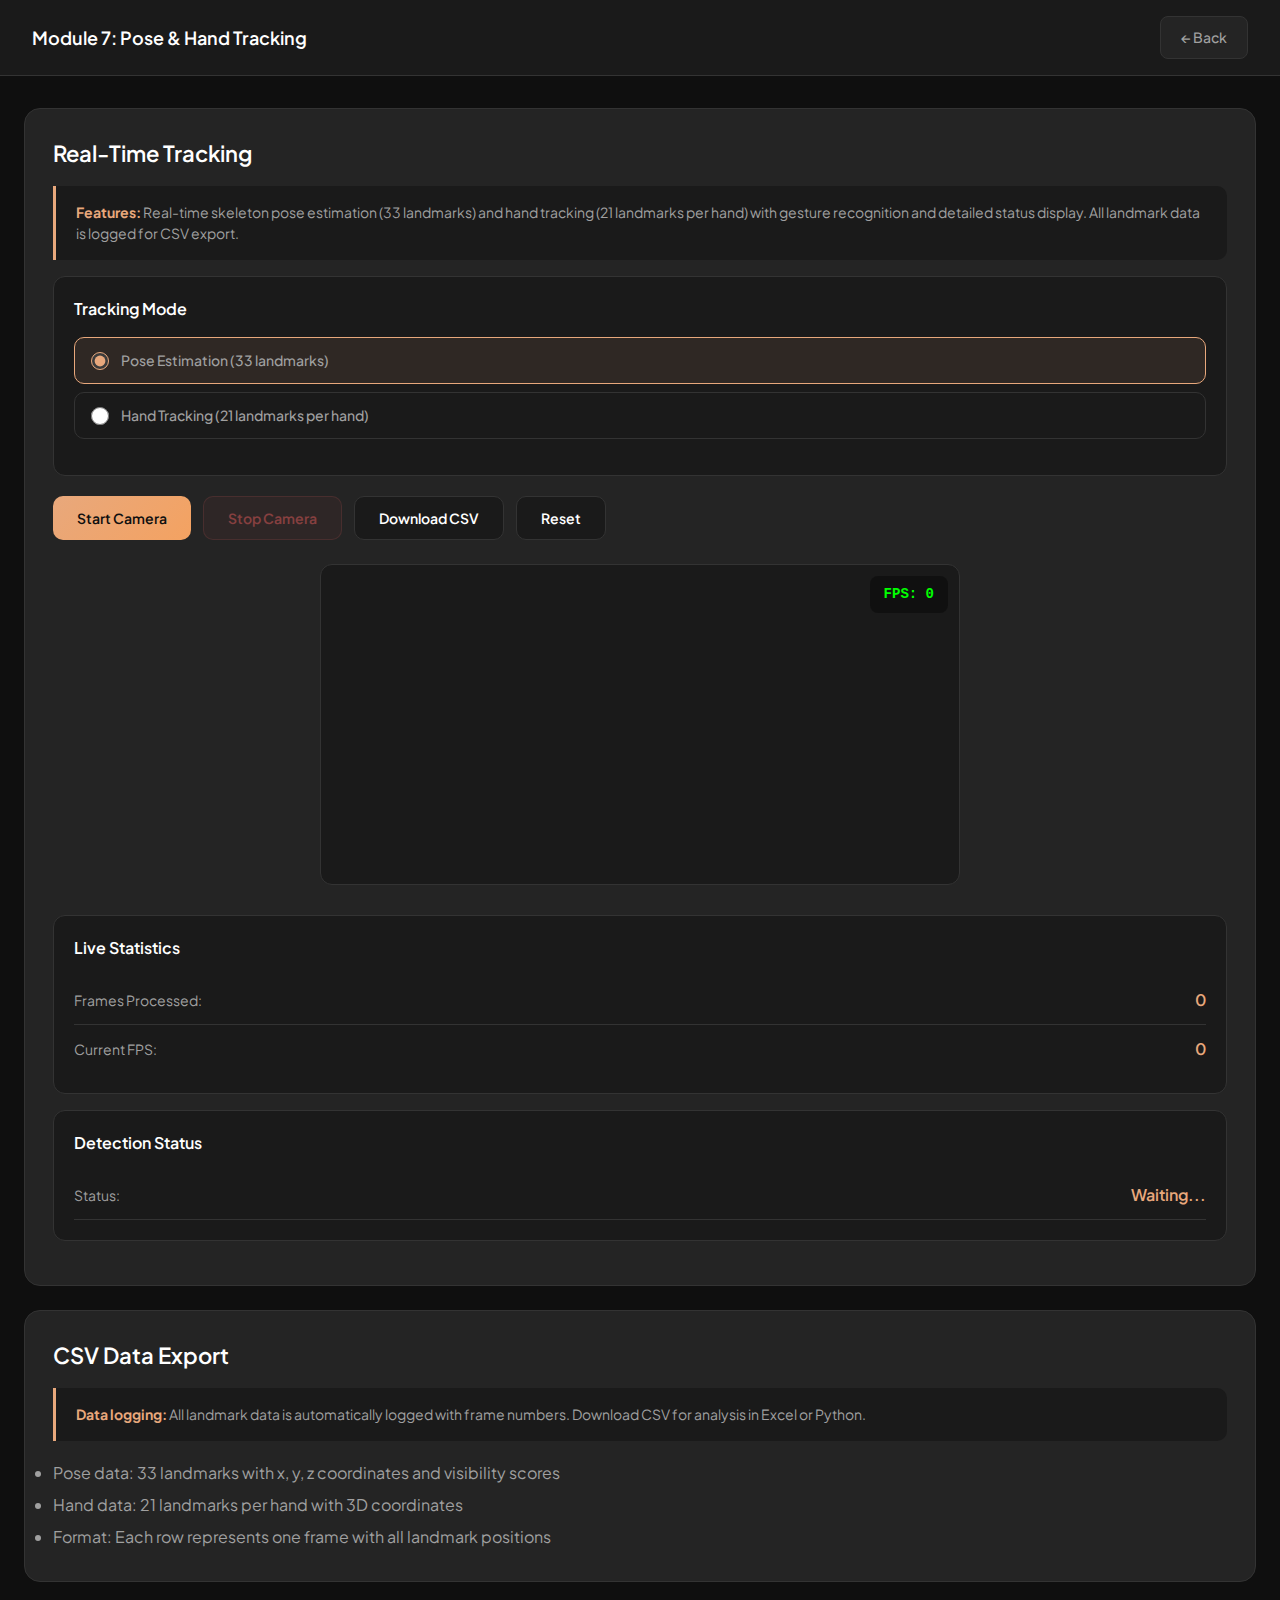
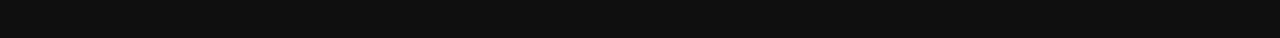
<file: templates/module7.html>
<!DOCTYPE html>
<html lang="en">
<head>
    <meta charset="UTF-8">
    <meta name="viewport" content="width=device-width, initial-scale=1.0">
    <title>Module 7 - Pose & Hand Tracking</title>
    <link rel="stylesheet" href="/static/css/module.css">
    <style>
        .mode-option {
            display: flex;
            align-items: center;
            padding: 12px 16px;
            margin-bottom: 8px;
            background: var(--bg-secondary);
            border: 1px solid var(--border-color);
            border-radius: 10px;
            cursor: pointer;
            transition: all 0.2s;
        }
        .mode-option:hover {
            border-color: var(--border-hover);
        }
        .mode-option.selected {
            border-color: var(--accent-primary);
            background: rgba(232, 168, 124, 0.1);
        }
        .mode-option input[type="radio"] {
            width: 18px;
            height: 18px;
            margin-right: 12px;
            accent-color: var(--accent-primary);
        }
        .video-container {
            position: relative;
            max-width: 640px;
            margin: 24px auto;
        }
        .fps-overlay {
            position: absolute;
            top: 12px;
            right: 12px;
            background: rgba(15, 15, 15, 0.85);
            color: #0f0;
            padding: 8px 14px;
            border-radius: 8px;
            font-family: monospace;
            font-weight: 700;
            font-size: 14px;
        }
        .details-box {
            margin-top: 12px;
            padding: 16px;
            background: var(--bg-secondary);
            border: 1px solid var(--border-color);
            border-radius: 10px;
        }
    </style>
</head>
<body>
    <div class="header">
        <h1>Module 7: Pose & Hand Tracking</h1>
        <a href="/dashboard" class="back-btn">← Back</a>
    </div>

    <div class="container">
        <div class="section">
            <h2>Real-Time Tracking</h2>
            <div class="info-box">
                <strong>Features:</strong> Real-time skeleton pose estimation (33 landmarks) and hand tracking (21 landmarks per hand) with gesture recognition and detailed status display. All landmark data is logged for CSV export.
            </div>

            <div class="stats">
                <h3>Tracking Mode</h3>
                <div style="margin: 16px 0;">
                    <label class="mode-option selected" onclick="selectMode(this)">
                        <input type="radio" name="mode" value="pose" checked>
                        <span>Pose Estimation (33 landmarks)</span>
                    </label>
                    <label class="mode-option" onclick="selectMode(this)">
                        <input type="radio" name="mode" value="hand">
                        <span>Hand Tracking (21 landmarks per hand)</span>
                    </label>
                </div>
            </div>

            <div class="controls">
                <button id="startBtn" class="btn-primary" onclick="startTracking()">Start Camera</button>
                <button id="stopBtn" class="btn-danger" onclick="stopTracking()" disabled>Stop Camera</button>
                <button class="btn-secondary" onclick="downloadCSV()">Download CSV</button>
                <button class="btn-secondary" onclick="resetData()">Reset</button>
            </div>

            <div class="progress-container" id="progressContainer">
                <div class="progress-bar">
                    <div class="progress-fill" id="progressFill" style="width: 0%"></div>
                </div>
                <div class="progress-text" id="progressText">Initializing...</div>
            </div>

            <div class="video-container">
                <video id="video" autoplay playsinline style="display:none;"></video>
                <canvas id="canvas" style="width: 100%;"></canvas>
                <div class="fps-overlay" id="fpsCounter">FPS: 0</div>
            </div>

            <div class="stats">
                <h3>Live Statistics</h3>
                <div class="stat-item">
                    <span class="stat-label">Frames Processed:</span>
                    <span class="stat-value" id="frameCount">0</span>
                </div>
                <div class="stat-item">
                    <span class="stat-label">Current FPS:</span>
                    <span class="stat-value" id="fpsDisplay">0</span>
                </div>
            </div>

            <div class="stats" style="margin-top: 16px;">
                <h3>Detection Status</h3>
                <div class="stat-item">
                    <span class="stat-label">Status:</span>
                    <span class="stat-value" id="detectionStatus">Waiting...</span>
                </div>
                <div id="poseDetails" class="details-box" style="display: none;">
                    <div class="stat-item" style="margin-bottom: 8px;">
                        <span class="stat-label">Landmarks Detected:</span>
                        <span class="stat-value" id="landmarkCount">0</span>
                    </div>
                    <div class="stat-item" style="margin-bottom: 8px;">
                        <span class="stat-label">Body Position:</span>
                        <span class="stat-value" id="bodyPosition">-</span>
                    </div>
                    <div class="stat-item">
                        <span class="stat-label">Visibility:</span>
                        <span class="stat-value" id="visibility">-</span>
                    </div>
                </div>
                <div id="handDetails" class="details-box" style="display: none;">
                    <div class="stat-item" style="margin-bottom: 8px;">
                        <span class="stat-label">Hands Detected:</span>
                        <span class="stat-value" id="handCount">0</span>
                    </div>
                    <div class="stat-item" style="margin-bottom: 8px;">
                        <span class="stat-label">Hand Type:</span>
                        <span class="stat-value" id="handType">-</span>
                    </div>
                    <div class="stat-item" style="margin-bottom: 8px;">
                        <span class="stat-label">Gesture:</span>
                        <span class="stat-value" id="gesture" style="color: var(--accent-secondary);">-</span>
                    </div>
                    <div class="stat-item">
                        <span class="stat-label">Landmarks:</span>
                        <span class="stat-value" id="handLandmarkCount">0</span>
                    </div>
                </div>
            </div>
        </div>

        <div class="section">
            <h2>CSV Data Export</h2>
            <div class="info-box">
                <strong>Data logging:</strong> All landmark data is automatically logged with frame numbers. Download CSV for analysis in Excel or Python.
            </div>
            <ul style="color: var(--text-secondary); line-height: 2; margin-top: 12px;">
                <li>Pose data: 33 landmarks with x, y, z coordinates and visibility scores</li>
                <li>Hand data: 21 landmarks per hand with 3D coordinates</li>
                <li>Format: Each row represents one frame with all landmark positions</li>
            </ul>
        </div>
    </div>

    <script>
        const video = document.getElementById('video');
        const canvas = document.getElementById('canvas');
        const ctx = canvas.getContext('2d');
        
        let stream = null;
        let processing = false;
        let frameCount = 0;
        let isProcessingFrame = false;
        let lastFrameTime = 0;
        let fps = 0;
        let animationId = null;

        function selectMode(element) {
            document.querySelectorAll('.mode-option').forEach(opt => opt.classList.remove('selected'));
            element.classList.add('selected');
            element.querySelector('input').checked = true;
        }

        async function startTracking() {
            const progressContainer = document.getElementById('progressContainer');
            const progressFill = document.getElementById('progressFill');
            const progressText = document.getElementById('progressText');
            
            progressContainer.classList.add('active');
            progressFill.style.width = '20%';
            progressText.textContent = 'Starting camera...';

            try {
                stream = await navigator.mediaDevices.getUserMedia({ 
                    video: { width: { ideal: 1280 }, height: { ideal: 720 }, frameRate: { ideal: 30 } } 
                });
                
                video.srcObject = stream;
                
                progressFill.style.width = '50%';
                progressText.textContent = 'Loading models...';
                
                await video.play();
                
                canvas.width = video.videoWidth;
                canvas.height = video.videoHeight;
                
                processing = true;
                isProcessingFrame = false;
                
                document.getElementById('startBtn').disabled = true;
                document.getElementById('stopBtn').disabled = false;
                
                progressFill.style.width = '100%';
                progressText.textContent = 'Ready! Tracking...';
                
                setTimeout(() => progressContainer.classList.remove('active'), 800);
                
                processFrame();
                
            } catch (err) {
                alert('Camera error: ' + err.message);
                progressContainer.classList.remove('active');
            }
        }

        function stopTracking() {
            processing = false;
            isProcessingFrame = false;
            
            if (animationId) cancelAnimationFrame(animationId);
            if (stream) stream.getTracks().forEach(track => track.stop());
            
            video.srcObject = null;
            ctx.clearRect(0, 0, canvas.width, canvas.height);
            
            document.getElementById('startBtn').disabled = false;
            document.getElementById('stopBtn').disabled = true;
        }

        async function processFrame() {
            if (!processing) return;
            if (isProcessingFrame) {
                animationId = requestAnimationFrame(processFrame);
                return;
            }

            isProcessingFrame = true;

            try {
                ctx.drawImage(video, 0, 0, canvas.width, canvas.height);
                
                const imageData = canvas.toDataURL('image/jpeg', 0.8);
                const mode = document.querySelector('input[name="mode"]:checked').value;

                const endpoint = mode === 'pose' ? '/api/module7/pose' : '/api/module7/hand';
                const response = await fetch(endpoint, {
                    method: 'POST',
                    headers: { 'Content-Type': 'application/json' },
                    body: JSON.stringify({ image: imageData })
                });
                
                if (!response.ok) throw new Error(`HTTP ${response.status}`);
                
                const data = await response.json();
                
                if (data.success && data.image) {
                    const img = new Image();
                    img.onload = () => {
                        if (processing) {
                            ctx.drawImage(img, 0, 0, canvas.width, canvas.height);
                            frameCount++;
                            updateStats(data, mode);
                            updateFPS();
                        }
                    };
                    img.src = data.image;
                } else {
                    frameCount++;
                    updateStats(data, mode);
                }
                
            } catch (err) {
                console.error('Processing error:', err);
            }

            isProcessingFrame = false;
            
            setTimeout(() => {
                if (processing) animationId = requestAnimationFrame(processFrame);
            }, 33);
        }

        function updateFPS() {
            const now = performance.now();
            if (lastFrameTime > 0) {
                fps = Math.round(1000 / (now - lastFrameTime));
                document.getElementById('fpsCounter').textContent = `FPS: ${fps}`;
                document.getElementById('fpsDisplay').textContent = fps;
            }
            lastFrameTime = now;
        }

        function updateStats(data, mode) {
            document.getElementById('frameCount').textContent = frameCount;
            
            const status = document.getElementById('detectionStatus');
            const poseDetails = document.getElementById('poseDetails');
            const handDetails = document.getElementById('handDetails');
            
            if (mode === 'pose') {
                const detected = data.pose_detected || false;
                handDetails.style.display = 'none';
                poseDetails.style.display = detected ? 'block' : 'none';
                
                if (detected) {
                    status.textContent = '✓ Pose Detected';
                    status.style.color = 'var(--accent-secondary)';
                    
                    const poseData = data.pose_data || {};
                    document.getElementById('landmarkCount').textContent = '33 landmarks';
                    
                    let bodyPosition = 'Standing';
                    let avgVisibility = 'Good';
                    
                    if (poseData && Object.keys(poseData).length > 0) {
                        bodyPosition = estimateBodyPosition(poseData);
                        avgVisibility = estimateVisibility(poseData);
                    }
                    
                    document.getElementById('bodyPosition').textContent = bodyPosition;
                    document.getElementById('visibility').textContent = avgVisibility;
                } else {
                    status.textContent = '✗ No Pose Detected';
                    status.style.color = 'var(--error)';
                }
            } else {
                const detected = data.hands_detected || false;
                poseDetails.style.display = 'none';
                handDetails.style.display = detected ? 'block' : 'none';
                
                if (detected) {
                    status.textContent = '✓ Hand(s) Detected';
                    status.style.color = 'var(--accent-secondary)';
                    
                    const handData = data.hand_data || {};
                    const numHands = handData.num_hands || 1;
                    document.getElementById('handCount').textContent = numHands;
                    
                    let handType = '-';
                    if (handData.hand_0_type) {
                        if (numHands === 1) {
                            handType = handData.hand_0_type;
                        } else {
                            handType = `${handData.hand_0_type}${handData.hand_1_type ? ' + ' + handData.hand_1_type : ''}`;
                        }
                    }
                    document.getElementById('handType').textContent = handType;
                    document.getElementById('gesture').textContent = data.gesture || 'Unknown';
                    document.getElementById('handLandmarkCount').textContent = `${numHands * 21} (${numHands} × 21)`;
                } else {
                    status.textContent = '✗ No Hands Detected';
                    status.style.color = 'var(--error)';
                }
            }
        }
        
        function estimateBodyPosition(poseData) {
            try {
                if (!poseData || Object.keys(poseData).length === 0) return 'Detected';
                
                const avgShoulderY = ((poseData.LEFT_SHOULDER_y || 0) + (poseData.RIGHT_SHOULDER_y || 0)) / 2;
                const avgHipY = ((poseData.LEFT_HIP_y || 0) + (poseData.RIGHT_HIP_y || 0)) / 2;
                const avgKneeY = ((poseData.LEFT_KNEE_y || 0) + (poseData.RIGHT_KNEE_y || 0)) / 2;
                const avgAnkleY = ((poseData.LEFT_ANKLE_y || 0) + (poseData.RIGHT_ANKLE_y || 0)) / 2;
                
                if (poseData.LEFT_SHOULDER_y === undefined || poseData.LEFT_HIP_y === undefined) return 'Detected';
                
                const shoulderHipDiff = Math.abs(avgHipY - avgShoulderY);
                const hipKneeDiff = Math.abs(avgKneeY - avgHipY);
                const fullBodyExtent = Math.abs(avgAnkleY - avgShoulderY);
                
                if (hipKneeDiff < 0.12 && shoulderHipDiff < 0.25) return 'Sitting';
                if (fullBodyExtent < 0.35 && hipKneeDiff < 0.15) return 'Crouching';
                if (shoulderHipDiff < 0.1 && fullBodyExtent < 0.4) return 'Lying Down';
                if (shoulderHipDiff > 0.15 && hipKneeDiff > 0.12 && fullBodyExtent > 0.45) return 'Standing';
                if (shoulderHipDiff > 0.12 && shoulderHipDiff < 0.2) return 'Leaning';
                
                return 'Standing';
            } catch (e) {
                return 'Detected';
            }
        }
        
        function estimateVisibility(poseData) {
            try {
                if (!poseData || Object.keys(poseData).length === 0) return 'Unknown';
                
                let visibilitySum = 0, count = 0;
                
                for (const key in poseData) {
                    if (key.endsWith('_visibility')) {
                        const value = poseData[key];
                        if (value !== undefined && value !== null) {
                            visibilitySum += value;
                            count++;
                        }
                    }
                }
                
                if (count > 0) {
                    const avg = visibilitySum / count;
                    if (avg > 0.85) return 'Excellent (>85%)';
                    if (avg > 0.70) return 'Good (>70%)';
                    if (avg > 0.50) return 'Fair (>50%)';
                    if (avg > 0.30) return 'Poor (>30%)';
                    return 'Very Poor (<30%)';
                }
            } catch (e) {}
            return 'Unknown';
        }

        async function downloadCSV() {
            const mode = document.querySelector('input[name="mode"]:checked').value;
            const endpoint = mode === 'pose' ? '/api/module7/save_pose_csv' : '/api/module7/save_hand_csv';
            
            try {
                const response = await fetch(endpoint, { method: 'POST' });
                
                if (response.ok) {
                    const contentType = response.headers.get('content-type');
                    
                    if (contentType && contentType.includes('text/csv')) {
                        const blob = await response.blob();
                        const url = window.URL.createObjectURL(blob);
                        const a = document.createElement('a');
                        a.href = url;
                        a.download = mode === 'pose' ? 'pose_data.csv' : 'hand_data.csv';
                        a.click();
                        window.URL.revokeObjectURL(url);
                        alert('CSV downloaded successfully!');
                    } else {
                        const data = await response.json();
                        alert(data.message || 'No data to download. Start tracking first!');
                    }
                } else {
                    const data = await response.json();
                    alert(data.message || 'No data available.');
                }
            } catch (err) {
                alert('Download error: ' + err.message);
            }
        }

        async function resetData() {
            if (!confirm('Reset all statistics and clear CSV data?')) return;
            
            try {
                const response = await fetch('/api/module7/reset_data', { method: 'POST' });
                const data = await response.json();
                
                if (data.success) {
                    frameCount = 0;
                    fps = 0;
                    document.getElementById('frameCount').textContent = '0';
                    document.getElementById('fpsDisplay').textContent = '0';
                    document.getElementById('detectionStatus').textContent = 'Waiting...';
                    document.getElementById('detectionStatus').style.color = 'var(--accent-primary)';
                    alert('Statistics and CSV data reset successfully!');
                }
            } catch (err) {
                alert('Reset error: ' + err.message);
            }
        }

        window.addEventListener('beforeunload', () => {
            processing = false;
            if (animationId) cancelAnimationFrame(animationId);
            if (stream) stream.getTracks().forEach(track => track.stop());
        });
    </script>
</body>
</html>
</file>
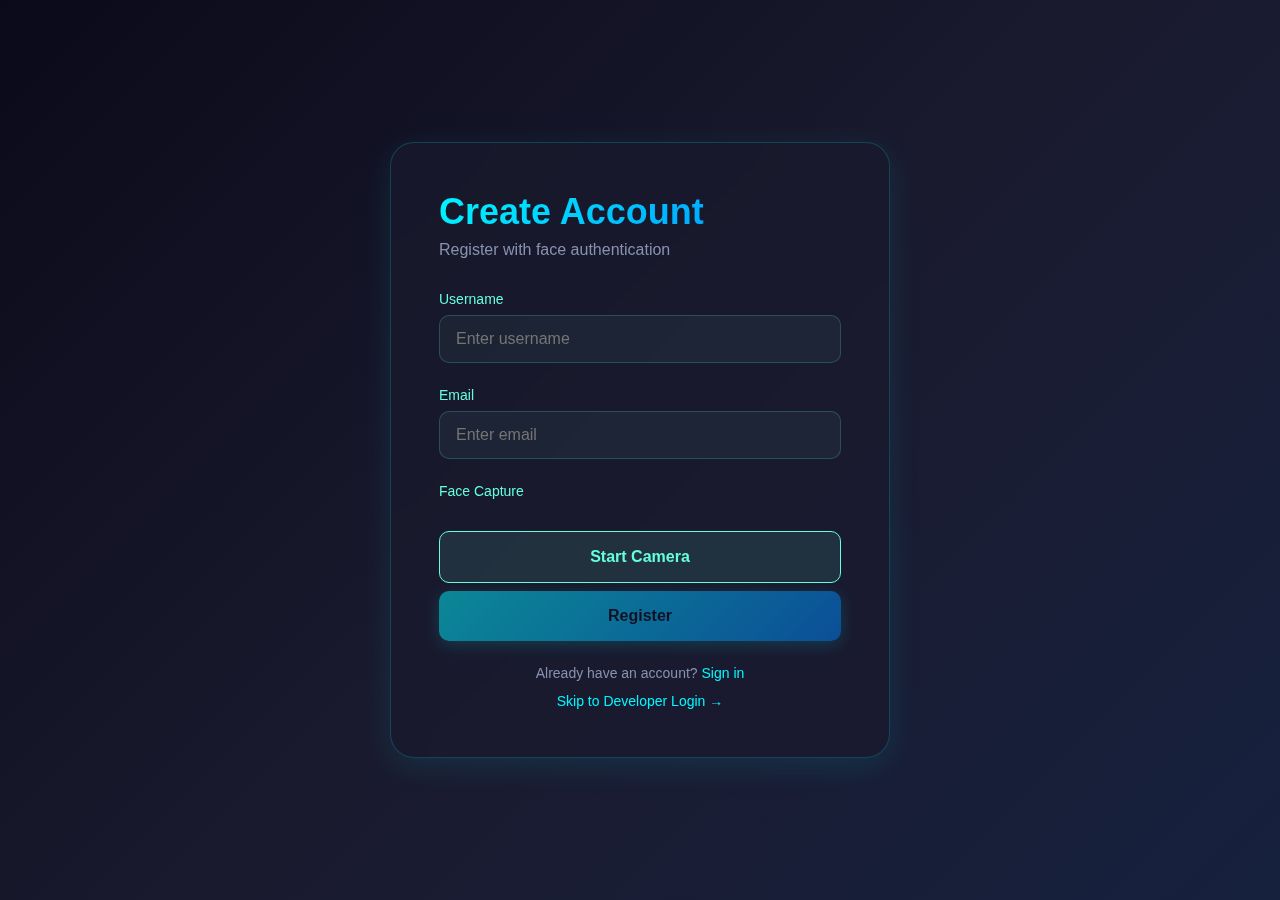
<file: templates/register.html>
<!DOCTYPE html>
<html lang="en">
<head>
    <meta charset="UTF-8">
    <meta name="viewport" content="width=device-width, initial-scale=1.0">
    <title>Register - Computer Vision Project</title>
    <style>
        * {
            margin: 0;
            padding: 0;
            box-sizing: border-box;
        }

        body {
            font-family: 'Inter', -apple-system, BlinkMacSystemFont, 'Segoe UI', sans-serif;
            background: linear-gradient(135deg, #0a0a1a 0%, #1a1a2e 50%, #16213e 100%);
            min-height: 100vh;
            display: flex;
            align-items: center;
            justify-content: center;
            color: #ffffff;
        }

        .container {
            background: rgba(26, 26, 46, 0.7);
            backdrop-filter: blur(20px);
            border: 1px solid rgba(0, 247, 255, 0.2);
            border-radius: 24px;
            padding: 48px;
            max-width: 500px;
            width: 90%;
            box-shadow: 0 8px 32px rgba(0, 247, 255, 0.1);
        }

        h1 {
            font-size: 36px;
            font-weight: 700;
            margin-bottom: 8px;
            background: linear-gradient(135deg, #00f7ff 0%, #0084ff 100%);
            -webkit-background-clip: text;
            -webkit-text-fill-color: transparent;
            background-clip: text;
        }

        .subtitle {
            color: #8892b0;
            margin-bottom: 32px;
            font-size: 16px;
        }

        .form-group {
            margin-bottom: 24px;
        }

        label {
            display: block;
            margin-bottom: 8px;
            color: #64ffda;
            font-weight: 500;
            font-size: 14px;
        }

        input {
            width: 100%;
            padding: 14px 16px;
            background: rgba(100, 255, 218, 0.05);
            border: 1px solid rgba(100, 255, 218, 0.2);
            border-radius: 10px;
            color: #ffffff;
            font-size: 16px;
            transition: all 0.3s;
        }

        input:focus {
            outline: none;
            border-color: #00f7ff;
            background: rgba(100, 255, 218, 0.1);
            box-shadow: 0 0 0 3px rgba(0, 247, 255, 0.1);
        }

        #video, #canvas {
            width: 100%;
            border-radius: 12px;
            border: 2px solid rgba(0, 247, 255, 0.3);
            margin: 12px 0;
        }

        button {
            width: 100%;
            padding: 16px;
            font-size: 16px;
            font-weight: 600;
            border: none;
            border-radius: 10px;
            cursor: pointer;
            transition: all 0.3s;
            margin-top: 8px;
        }

        .btn-primary {
            background: linear-gradient(135deg, #00f7ff 0%, #0084ff 100%);
            color: #0a0a1a;
            box-shadow: 0 4px 16px rgba(0, 247, 255, 0.3);
        }

        .btn-primary:hover {
            transform: translateY(-2px);
            box-shadow: 0 6px 24px rgba(0, 247, 255, 0.5);
        }

        .btn-primary:disabled {
            opacity: 0.5;
            cursor: not-allowed;
            transform: none;
        }

        .btn-secondary {
            background: rgba(100, 255, 218, 0.1);
            color: #64ffda;
            border: 1px solid #64ffda;
        }

        .btn-secondary:hover {
            background: rgba(100, 255, 218, 0.2);
        }

        .link {
            display: block;
            text-align: center;
            margin-top: 24px;
            color: #8892b0;
            text-decoration: none;
            font-size: 14px;
        }

        .link a {
            color: #00f7ff;
            text-decoration: none;
        }

        .link a:hover {
            text-decoration: underline;
        }

        .status {
            margin-top: 16px;
            padding: 12px;
            border-radius: 8px;
            font-size: 14px;
            text-align: center;
        }

        .status.success {
            background: rgba(100, 255, 218, 0.1);
            color: #64ffda;
            border: 1px solid rgba(100, 255, 218, 0.3);
        }

        .status.error {
            background: rgba(255, 82, 82, 0.1);
            color: #ff5252;
            border: 1px solid rgba(255, 82, 82, 0.3);
        }
    </style>
</head>
<body>
    <div class="container">
        <h1>Create Account</h1>
        <div class="subtitle">Register with face authentication</div>

        <div class="form-group">
            <label for="username">Username</label>
            <input type="text" id="username" placeholder="Enter username" required>
        </div>

        <div class="form-group">
            <label for="email">Email</label>
            <input type="email" id="email" placeholder="Enter email" required>
        </div>

        <div class="form-group">
            <label>Face Capture</label>
            <video id="video" autoplay style="display:none;"></video>
            <canvas id="canvas" style="display:none;"></canvas>
        </div>

        <button id="captureBtn" class="btn-secondary" onclick="startCamera()">Start Camera</button>
        <button id="registerBtn" class="btn-primary" onclick="register()" disabled>Register</button>

        <div id="status"></div>

        <div class="link">
            Already have an account? <a href="/login">Sign in</a>
        </div>

        <div class="link" style="margin-top: 12px;">
            <a href="/dev-login">Skip to Developer Login →</a>
        </div>
    </div>

    <script>
        let stream = null;
        let capturedImage = null;

        async function startCamera() {
            try {
                stream = await navigator.mediaDevices.getUserMedia({ video: true });
                const video = document.getElementById('video');
                video.srcObject = stream;
                video.style.display = 'block';
                
                document.getElementById('captureBtn').textContent = 'Capture Face';
                document.getElementById('captureBtn').onclick = captureFace;
            } catch (err) {
                showStatus('Camera access denied', 'error');
            }
        }

        function captureFace() {
            const video = document.getElementById('video');
            const canvas = document.getElementById('canvas');
            canvas.width = video.videoWidth;
            canvas.height = video.videoHeight;
            const ctx = canvas.getContext('2d');
            ctx.drawImage(video, 0, 0);
            
            canvas.style.display = 'block';
            video.style.display = 'none';
            
            capturedImage = canvas.toDataURL('image/jpeg');
            document.getElementById('registerBtn').disabled = false;
            
            if (stream) {
                stream.getTracks().forEach(track => track.stop());
            }
            
            showStatus('Face captured successfully', 'success');
        }

        async function register() {
            const username = document.getElementById('username').value.trim();
            const email = document.getElementById('email').value.trim();

            if (!username || !email) {
                showStatus('Please fill all fields', 'error');
                return;
            }

            if (username.length < 3) {
                showStatus('Username must be at least 3 characters', 'error');
                return;
            }

            const emailRegex = /^[^\s@]+@[^\s@]+\.[^\s@]+$/;
            if (!emailRegex.test(email)) {
                showStatus('Please enter a valid email address', 'error');
                return;
            }

            if (!capturedImage) {
                showStatus('Please capture your face', 'error');
                return;
            }

            document.getElementById('registerBtn').disabled = true;
            showStatus('Processing registration...', 'success');

            try {
                const response = await fetch('/api/register', {
                    method: 'POST',
                    headers: { 'Content-Type': 'application/json' },
                    body: JSON.stringify({
                        username: username,
                        email: email,
                        image: capturedImage
                    })
                });

                const data = await response.json();

                if (data.success) {
                    showStatus('Registration successful! Redirecting...', 'success');
                    setTimeout(() => window.location.href = '/login', 1500);
                } else {
                    showStatus(data.message || 'Registration failed', 'error');
                    document.getElementById('registerBtn').disabled = false;
                }
            } catch (err) {
                showStatus('Network error: ' + err.message, 'error');
                document.getElementById('registerBtn').disabled = false;
            }
        }

        function showStatus(message, type) {
            const status = document.getElementById('status');
            status.textContent = message;
            status.className = 'status ' + type;
        }
    </script>
</body>
</html>
</file>
<file: static/css/module.css>
/* Computer Vision - Module Styles */
/* Design System: Warm Dark Theme */

@import url('https://fonts.googleapis.com/css2?family=Plus+Jakarta+Sans:wght@400;500;600;700&display=swap');

* {
    margin: 0;
    padding: 0;
    box-sizing: border-box;
}

:root {
    --bg-primary: #0f0f0f;
    --bg-secondary: #1a1a1a;
    --bg-card: #242424;
    --bg-input: #1e1e1e;
    --accent-primary: #e8a87c;
    --accent-secondary: #85dcb8;
    --accent-tertiary: #f4a261;
    --text-primary: #ffffff;
    --text-secondary: #a0a0a0;
    --text-muted: #6b6b6b;
    --border-color: #333333;
    --border-hover: #444444;
    --error: #e85d5d;
    --success: #85dcb8;
    --shadow: 0 4px 24px rgba(0, 0, 0, 0.4);
}

body {
    font-family: 'Plus Jakarta Sans', -apple-system, BlinkMacSystemFont, sans-serif;
    background: var(--bg-primary);
    min-height: 100vh;
    color: var(--text-primary);
    line-height: 1.5;
}

/* Header */
.header {
    background: var(--bg-secondary);
    border-bottom: 1px solid var(--border-color);
    padding: 16px 32px;
    display: flex;
    justify-content: space-between;
    align-items: center;
    position: sticky;
    top: 0;
    z-index: 100;
}

.header h1 {
    font-size: 18px;
    font-weight: 600;
    color: var(--text-primary);
}

.back-btn {
    display: inline-flex;
    align-items: center;
    gap: 8px;
    padding: 10px 20px;
    background: var(--bg-card);
    color: var(--text-secondary);
    border: 1px solid var(--border-color);
    border-radius: 8px;
    text-decoration: none;
    font-size: 14px;
    font-weight: 500;
    transition: all 0.2s;
}

.back-btn:hover {
    background: #2a2a2a;
    color: var(--text-primary);
    border-color: var(--border-hover);
}

/* Container */
.container {
    max-width: 1400px;
    margin: 0 auto;
    padding: 32px 24px;
}

/* Section */
.section {
    background: var(--bg-card);
    border: 1px solid var(--border-color);
    border-radius: 16px;
    padding: 28px;
    margin-bottom: 24px;
}

.section h2 {
    font-size: 22px;
    font-weight: 600;
    color: var(--text-primary);
    margin-bottom: 16px;
}

.section h3 {
    font-size: 16px;
    font-weight: 600;
    color: var(--text-secondary);
    margin-bottom: 12px;
}

.section p {
    color: var(--text-secondary);
    font-size: 14px;
    line-height: 1.6;
    margin-bottom: 12px;
}

/* Grid Layout */
.grid {
    display: grid;
    grid-template-columns: repeat(auto-fit, minmax(400px, 1fr));
    gap: 24px;
    margin: 24px 0;
}

/* Controls */
.controls {
    display: flex;
    gap: 12px;
    flex-wrap: wrap;
    margin: 20px 0;
}

/* Buttons */
button {
    padding: 12px 24px;
    font-size: 14px;
    font-weight: 600;
    font-family: inherit;
    border: none;
    border-radius: 10px;
    cursor: pointer;
    transition: all 0.2s;
    display: inline-flex;
    align-items: center;
    justify-content: center;
    gap: 8px;
}

button:disabled {
    opacity: 0.5;
    cursor: not-allowed;
    transform: none !important;
}

.btn-primary {
    background: linear-gradient(135deg, var(--accent-primary) 0%, var(--accent-tertiary) 100%);
    color: var(--bg-primary);
}

.btn-primary:hover:not(:disabled) {
    transform: translateY(-2px);
    box-shadow: 0 8px 24px rgba(232, 168, 124, 0.25);
}

.btn-secondary {
    background: var(--bg-secondary);
    color: var(--text-primary);
    border: 1px solid var(--border-color);
}

.btn-secondary:hover:not(:disabled) {
    background: #252525;
    border-color: var(--border-hover);
}

.btn-danger {
    background: rgba(232, 93, 93, 0.1);
    color: var(--error);
    border: 1px solid rgba(232, 93, 93, 0.3);
}

.btn-danger:hover:not(:disabled) {
    background: rgba(232, 93, 93, 0.15);
}

/* Form Inputs */
input[type="file"] {
    display: none;
}

input[type="text"],
input[type="number"],
input[type="range"],
select {
    width: 100%;
    padding: 12px 16px;
    background: var(--bg-input);
    border: 1px solid var(--border-color);
    border-radius: 10px;
    color: var(--text-primary);
    font-size: 14px;
    font-family: inherit;
    transition: all 0.2s;
}

input:focus,
select:focus {
    outline: none;
    border-color: var(--accent-primary);
    background: #222;
}

input::placeholder {
    color: var(--text-muted);
}

label {
    display: block;
    margin-bottom: 8px;
    font-size: 14px;
    font-weight: 500;
    color: var(--text-secondary);
}

/* Canvas and Media */
canvas,
video,
img {
    max-width: 100%;
    border-radius: 12px;
    border: 1px solid var(--border-color);
    background: var(--bg-secondary);
}

/* Progress */
.progress-container {
    margin: 20px 0;
    padding: 20px;
    background: var(--bg-secondary);
    border: 1px solid var(--border-color);
    border-radius: 12px;
    display: none;
}

.progress-container.active {
    display: block;
}

.progress-bar {
    width: 100%;
    height: 8px;
    background: var(--bg-card);
    border-radius: 4px;
    overflow: hidden;
}

.progress-fill {
    height: 100%;
    background: linear-gradient(90deg, var(--accent-primary), var(--accent-tertiary));
    border-radius: 4px;
    transition: width 0.3s ease;
}

.progress-text {
    text-align: center;
    margin-top: 12px;
    color: var(--text-secondary);
    font-size: 14px;
    font-weight: 500;
}

/* Info Box */
.info-box {
    background: var(--bg-secondary);
    border-left: 3px solid var(--accent-primary);
    padding: 16px 20px;
    margin: 16px 0;
    border-radius: 0 10px 10px 0;
    font-size: 14px;
    color: var(--text-secondary);
}

.info-box strong {
    color: var(--accent-primary);
}

/* Stats */
.stats {
    background: var(--bg-secondary);
    border: 1px solid var(--border-color);
    border-radius: 12px;
    padding: 20px;
    margin: 16px 0;
}

.stats h3 {
    color: var(--text-primary);
    margin-bottom: 16px;
    font-size: 16px;
}

.stat-item {
    display: flex;
    justify-content: space-between;
    align-items: center;
    padding: 12px 0;
    border-bottom: 1px solid var(--border-color);
}

.stat-item:last-child {
    border-bottom: none;
}

.stat-label {
    color: var(--text-secondary);
    font-size: 14px;
}

.stat-value {
    color: var(--accent-primary);
    font-weight: 600;
    font-size: 16px;
}

/* Results Grid */
.results-grid {
    display: grid;
    grid-template-columns: repeat(auto-fit, minmax(300px, 1fr));
    gap: 20px;
    margin: 24px 0;
}

.result-card {
    background: var(--bg-secondary);
    border: 1px solid var(--border-color);
    border-radius: 12px;
    padding: 20px;
    transition: all 0.2s;
}

.result-card:hover {
    border-color: var(--border-hover);
}

.result-card h4 {
    color: var(--text-primary);
    margin-bottom: 12px;
    font-size: 16px;
    font-weight: 600;
}

.result-card img {
    width: 100%;
    margin: 12px 0;
}

/* Loading Spinner */
.loading-spinner {
    border: 3px solid var(--border-color);
    border-top: 3px solid var(--accent-primary);
    border-radius: 50%;
    width: 40px;
    height: 40px;
    animation: spin 0.8s linear infinite;
    margin: 24px auto;
    display: none;
}

.loading-spinner.active {
    display: block;
}

@keyframes spin {
    0% { transform: rotate(0deg); }
    100% { transform: rotate(360deg); }
}

/* Tabs */
.tabs {
    display: flex;
    gap: 4px;
    margin-bottom: 24px;
    background: var(--bg-secondary);
    padding: 4px;
    border-radius: 10px;
    border: 1px solid var(--border-color);
}

.tab {
    padding: 10px 20px;
    background: transparent;
    color: var(--text-muted);
    border: none;
    border-radius: 8px;
    cursor: pointer;
    font-size: 14px;
    font-weight: 500;
    transition: all 0.2s;
}

.tab.active {
    background: var(--bg-card);
    color: var(--text-primary);
}

.tab:hover:not(.active) {
    color: var(--text-secondary);
}

.tab-content {
    display: none;
}

.tab-content.active {
    display: block;
}

/* Status Messages */
.status {
    padding: 14px 16px;
    border-radius: 10px;
    font-size: 14px;
    margin-top: 16px;
}

.status.success {
    background: rgba(133, 220, 184, 0.1);
    color: var(--success);
    border: 1px solid rgba(133, 220, 184, 0.2);
}

.status.error {
    background: rgba(232, 93, 93, 0.1);
    color: var(--error);
    border: 1px solid rgba(232, 93, 93, 0.2);
}

/* Responsive */
@media (max-width: 768px) {
    .header {
        padding: 16px 20px;
    }
    
    .header h1 {
        font-size: 16px;
    }

    .container {
        padding: 20px 16px;
    }
    
    .section {
        padding: 20px;
    }
    
    .grid {
        grid-template-columns: 1fr;
    }
    
    .results-grid {
        grid-template-columns: 1fr;
    }

    .controls {
        flex-direction: column;
    }

    button {
        width: 100%;
    }
}
</file>
